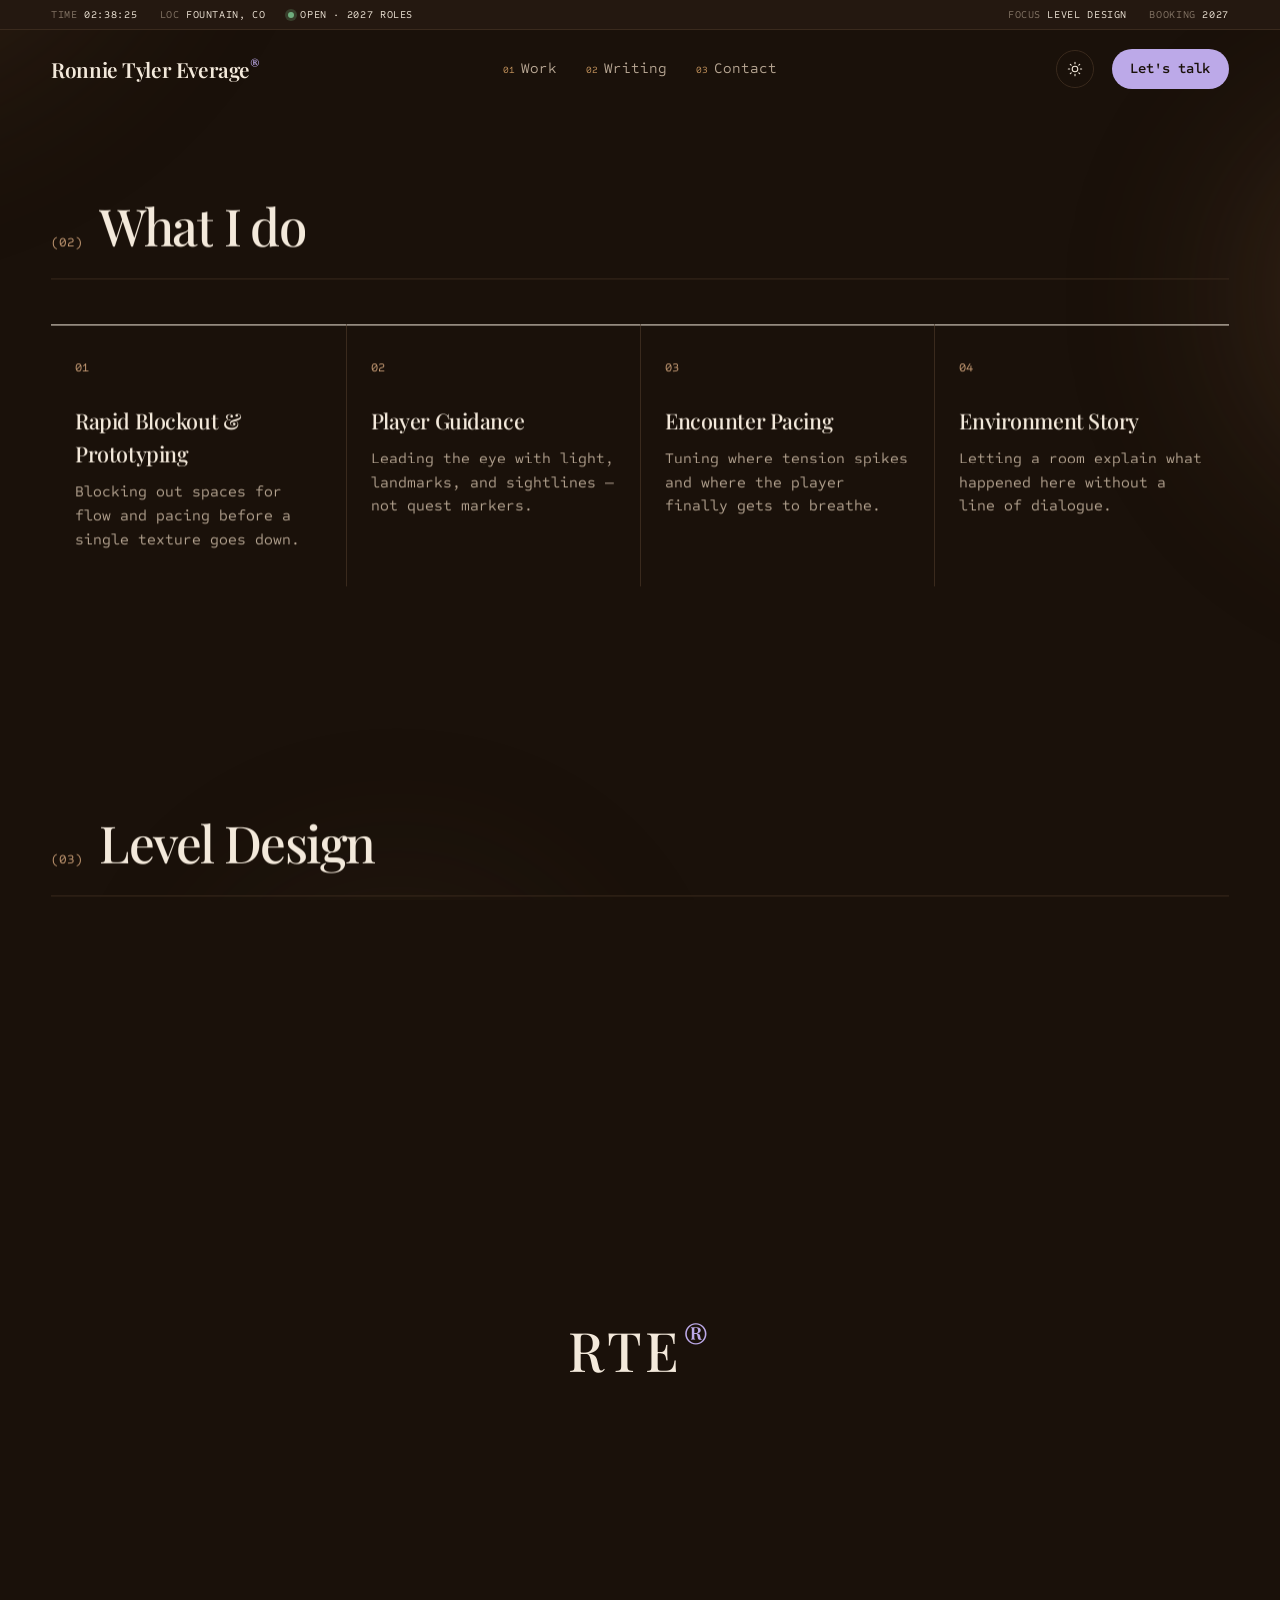
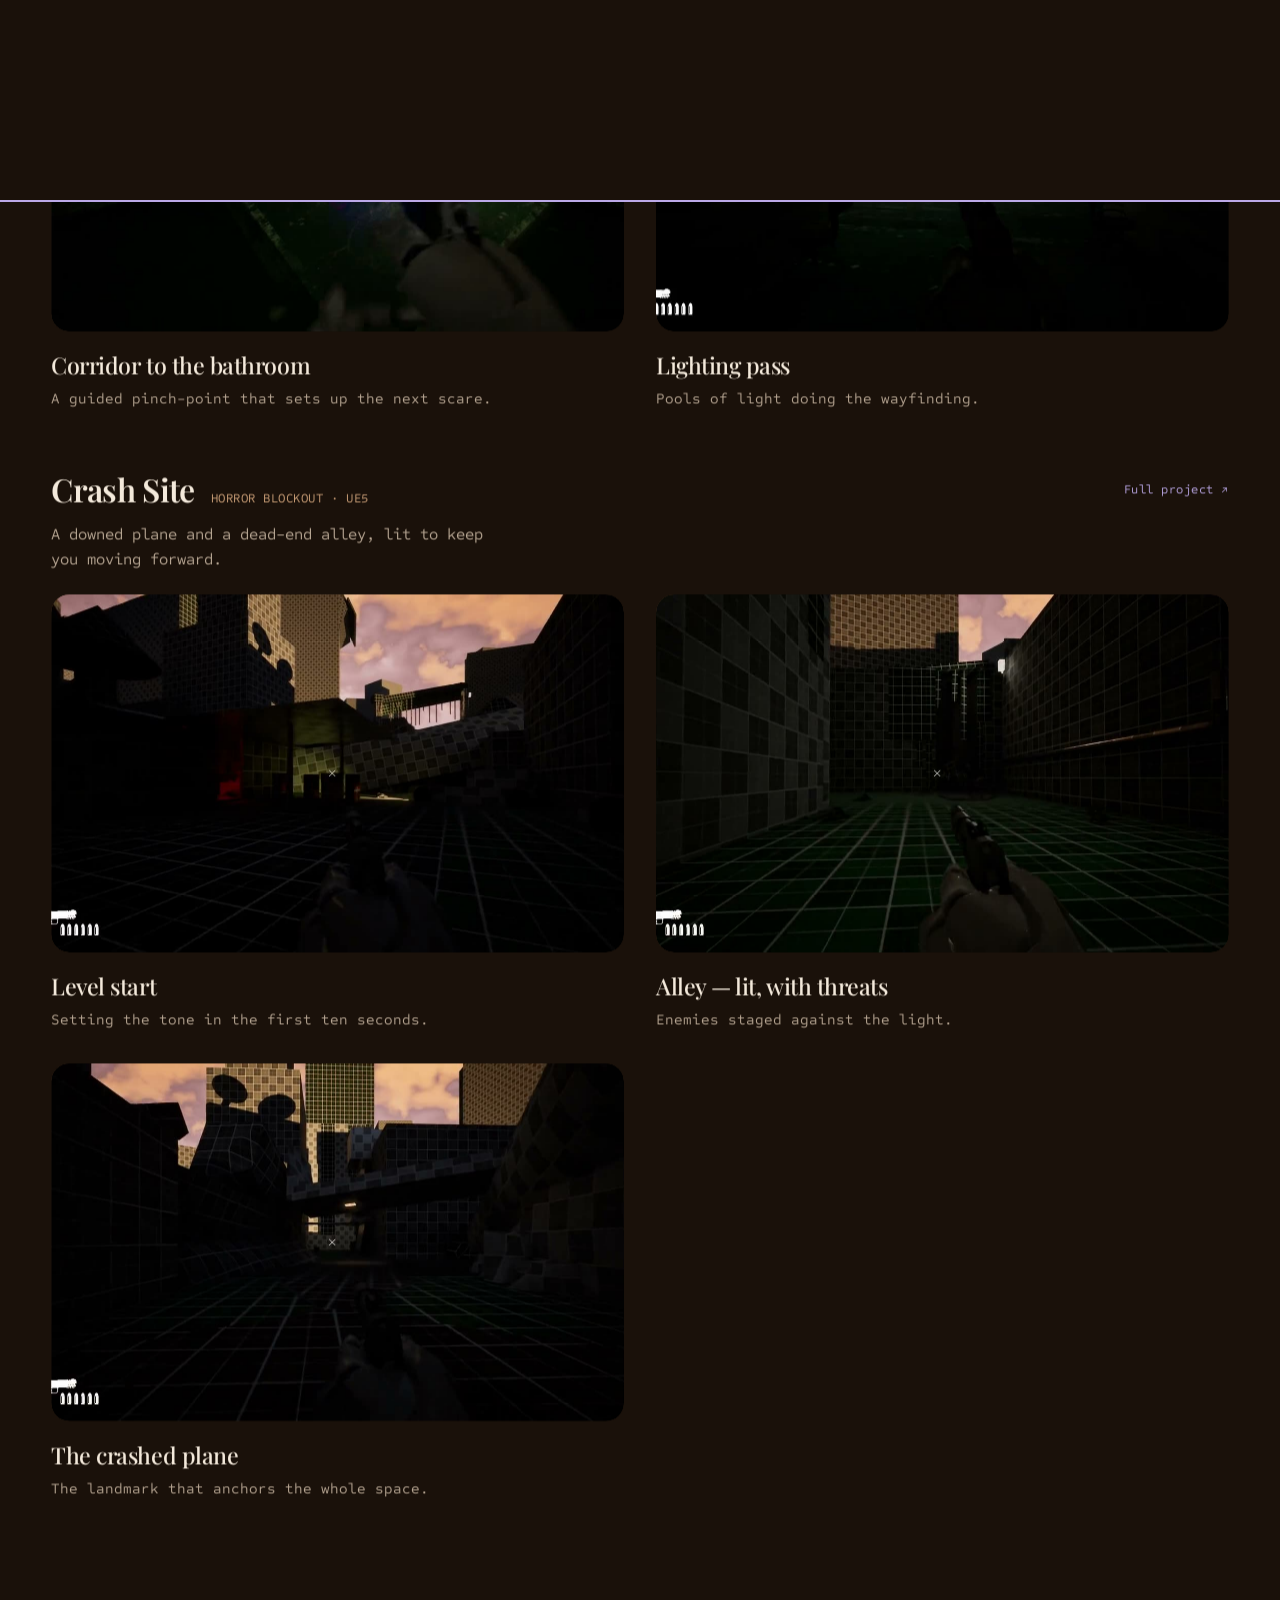
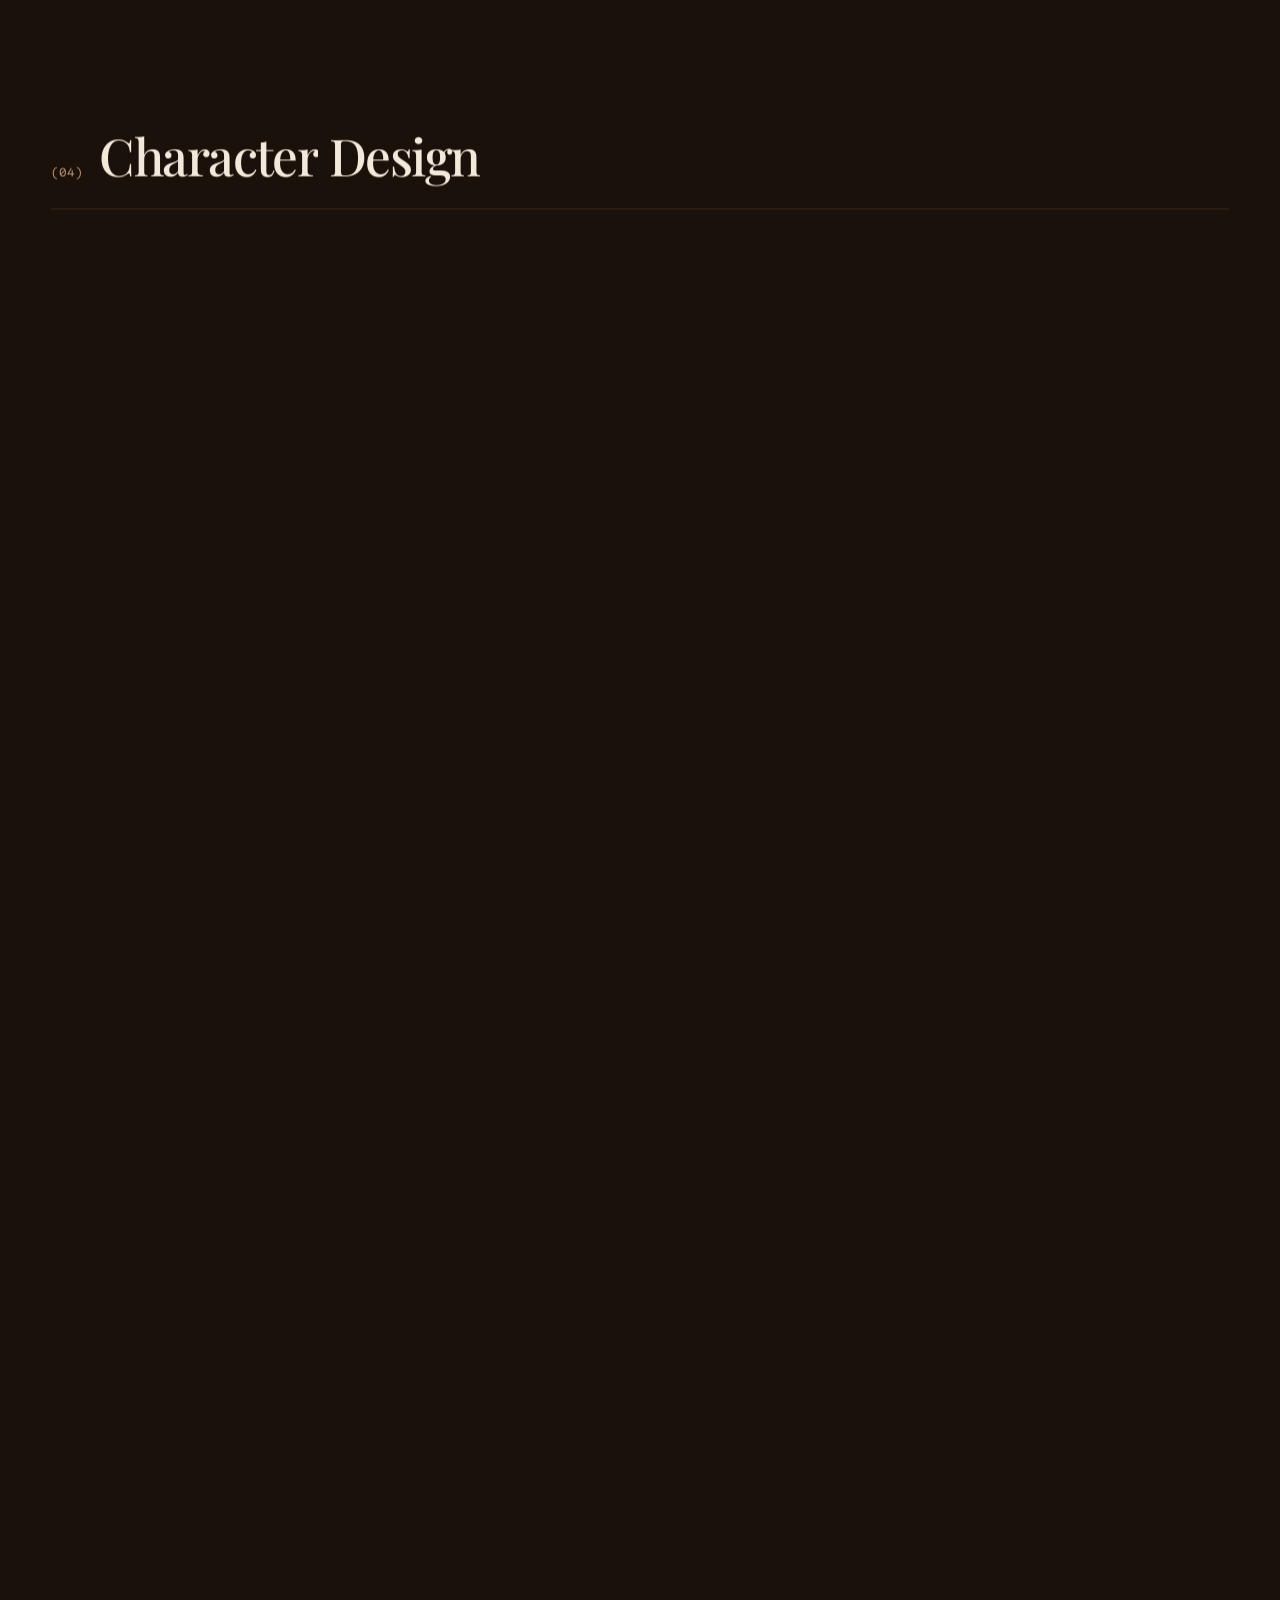
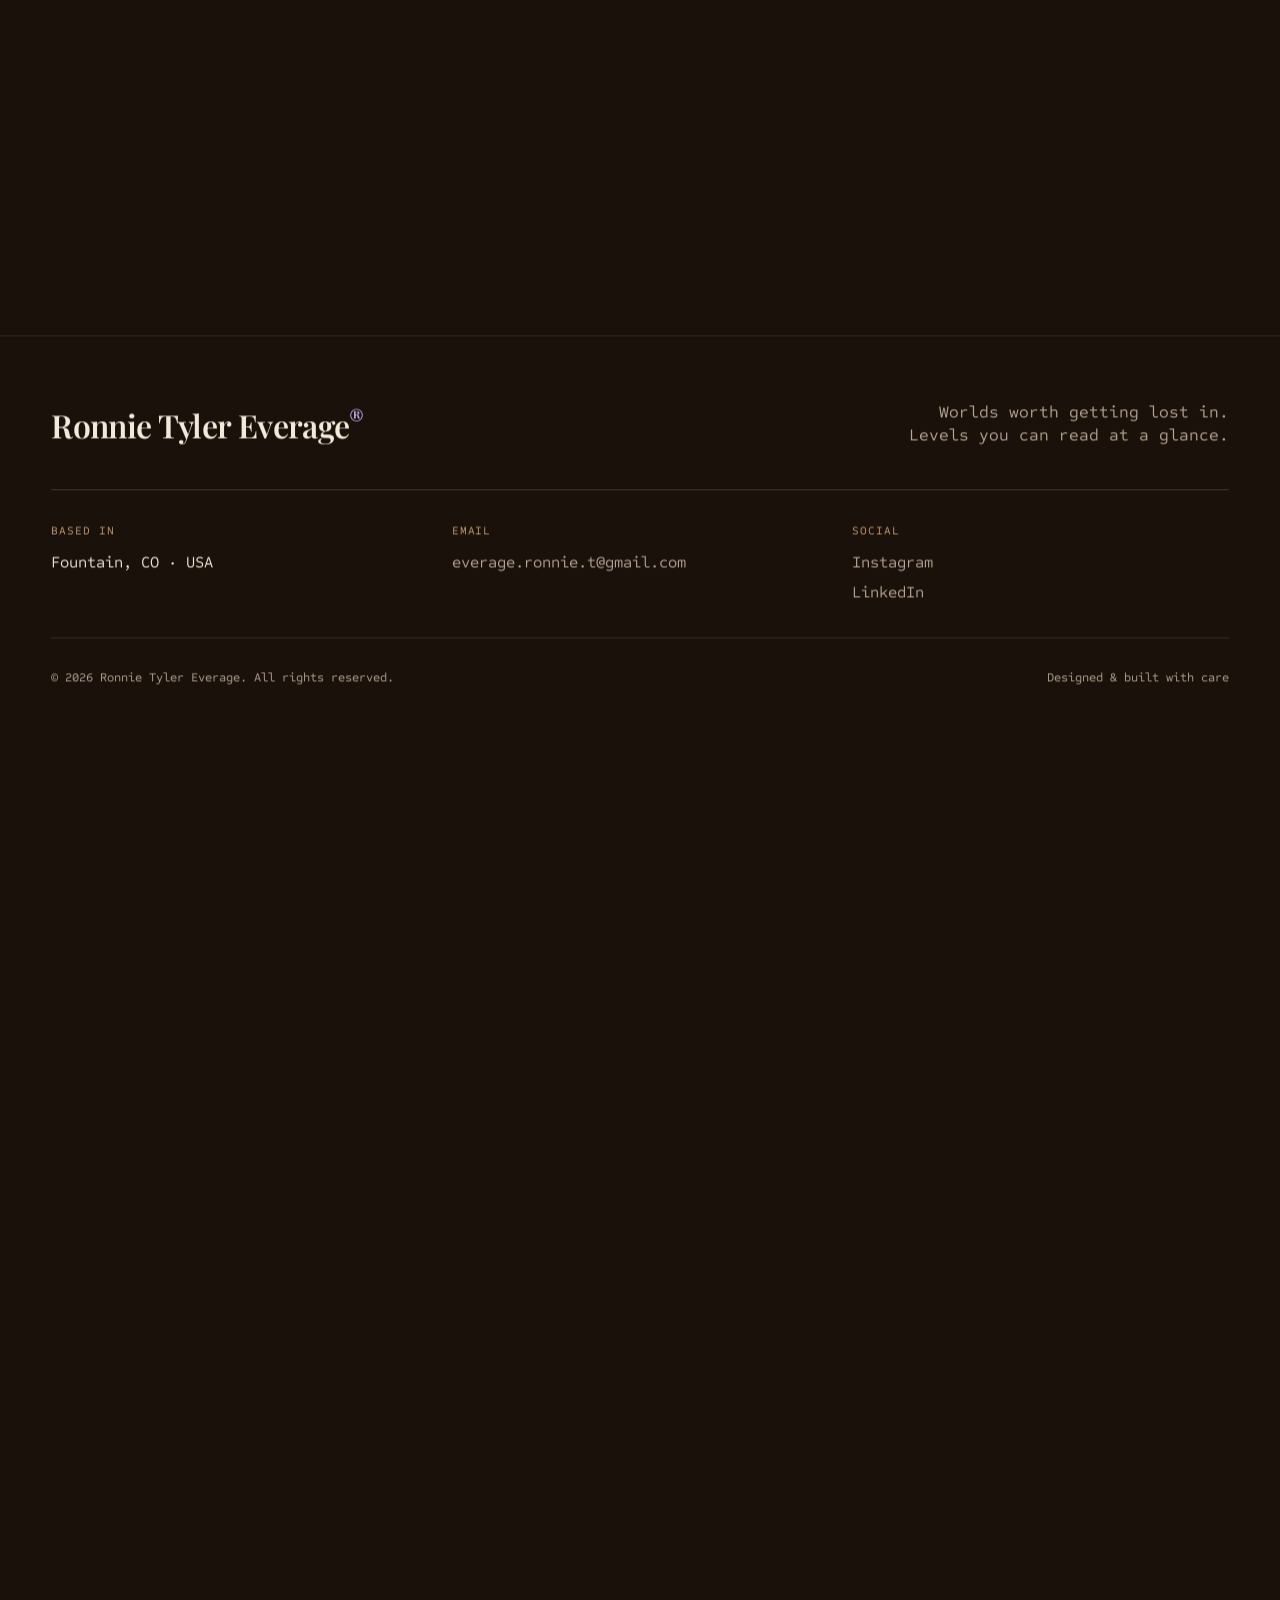
<file: index.html>
<!doctype html>
<html lang="en">
<head>
  <meta charset="utf-8" />
  <meta name="viewport" content="width=device-width, initial-scale=1" />

  <!-- EDIT ME: title + description -->
  <title>Ronnie Tyler Everage — Game Designer</title>
  <meta name="description" content="Ronnie Tyler Everage (Tyler) — an aspiring game designer. Level design work now, with character design coming next." />
  <meta name="theme-color" content="#F4ECE0" />
  <meta property="og:title" content="Ronnie Tyler Everage — Game Designer" />
  <meta property="og:description" content="Aspiring game designer. Portfolio of level design work." />
  <meta property="og:type" content="website" />

  <!-- Apply saved/system theme before paint to avoid a flash -->
  <script>
    (function () {
      try {
        var t = localStorage.getItem("theme");
        if (!t) t = "dark";
        if (t === "dark") document.documentElement.setAttribute("data-theme", "dark");
        if (sessionStorage.getItem("introSeen")) document.documentElement.classList.add("vt-nav");
      } catch (e) {}
    })();
  </script>

  <!-- Editorial serif display (Fraunces) + mono body/UI (Sometype Mono) -->
  <link rel="preconnect" href="https://fonts.googleapis.com" />
  <link rel="preconnect" href="https://fonts.gstatic.com" crossorigin />
  <link href="https://fonts.googleapis.com/css2?family=Playfair+Display:ital,wght@0,400;0,500;0,600;0,700;1,500&family=Pinyon+Script&family=Sometype+Mono:wght@400;500;600&display=swap" rel="stylesheet" />

  <link rel="stylesheet" href="css/styles.css" />
</head>
<body id="top">
  <a class="skip-link" href="#work">Skip to content</a>

  <!-- Intro loader (counter + curtain reveal). Auto-skipped for reduced-motion. -->
  <div class="loader" data-loader>
    <div class="loader__binary" aria-hidden="true">
      <span>00 1</span><span>10 1 00 01</span><span>0011010</span>
      <span>010</span><span>101 1</span><span>00 1111 10110</span>
      <span>110 00</span><span>0000</span>
    </div>
    <div class="loader__content">
      <span class="loader__brand">Ronnie Tyler Everage<span class="nav__dot">®</span></span>
      <span class="loader__meta">Game Designer</span>
    </div>
    <span class="loader__count"><span data-loader-count>0</span>%</span>
    <div class="loader__progress"><span class="loader__bar" data-loader-bar></span></div>
  </div>

  <div class="pcurtain" data-curtain aria-hidden="true"><span class="pcurtain__mark">RTE<span class="nav__dot">&reg;</span></span></div>
  <div class="cursor" aria-hidden="true"><span class="cursor__label"></span></div>

  <div class="blobs" aria-hidden="true">
    <span class="blob blob--1"></span>
    <span class="blob blob--2"></span>
    <span class="blob blob--3"></span>
  </div>

  <!-- ============ STATUS TICKER ============ -->
  <div class="ticker" aria-hidden="true">
    <span class="ticker__item"><span class="ticker__k">TIME</span><span class="ticker__v" data-clock>--:--:--</span></span>
    <span class="ticker__item ticker__hide-sm"><span class="ticker__k">LOC</span><span class="ticker__v">FOUNTAIN, CO</span></span>
    <span class="ticker__item"><span class="ticker__live"></span><span class="ticker__v">OPEN · 2027 ROLES</span></span>
    <span class="ticker__spacer"></span>
    <span class="ticker__item ticker__hide-sm"><span class="ticker__k">FOCUS</span><span class="ticker__v">LEVEL DESIGN</span></span>
    <span class="ticker__item"><span class="ticker__k">BOOKING</span><span class="ticker__v">2027</span></span>
  </div>

  <!-- ============ NAV ============ -->
  <header class="nav" data-nav>
    <a class="nav__brand" href="#top" data-magnetic><span class="nav__brand-full">Ronnie Tyler Everage</span><span class="nav__brand-short">RTE</span><span class="nav__dot">®</span></a>

    <nav class="nav__links" id="primary-nav" aria-label="Primary">
      <a href="#work" data-link><span class="nav__idx">01</span> <span data-scramble>Work</span></a>
      <a href="writing.html" data-link><span class="nav__idx">02</span> <span data-scramble>Writing</span></a>
      <a href="contact.html" data-link><span class="nav__idx">03</span> <span data-scramble>Contact</span></a>
    </nav>

    <div class="nav__right">
      <button class="theme-toggle" data-theme-toggle aria-label="Toggle light/dark theme">
        <svg class="ic-moon" viewBox="0 0 24 24" fill="none" stroke="currentColor" stroke-width="1.6" stroke-linecap="round" stroke-linejoin="round"><path d="M21 12.8A9 9 0 1 1 11.2 3a7 7 0 0 0 9.8 9.8Z"/></svg>
        <svg class="ic-sun" viewBox="0 0 24 24" fill="none" stroke="currentColor" stroke-width="1.6" stroke-linecap="round" stroke-linejoin="round"><circle cx="12" cy="12" r="4.2"/><path d="M12 2v2M12 20v2M4.9 4.9l1.4 1.4M17.7 17.7l1.4 1.4M2 12h2M20 12h2M4.9 19.1l1.4-1.4M17.7 6.3l1.4-1.4"/></svg>
      </button>
      <a class="nav__cta" href="contact.html" data-magnetic>Let's talk</a>
      <button class="nav__toggle" aria-label="Open menu" aria-expanded="false" aria-controls="primary-nav">
        <span></span><span></span>
      </button>
    </div>
  </header>

  <div class="smooth" id="smooth" data-smooth>
  <main>
    <!-- ============ HERO — statement, like ref's "Move fast. Build to last." ============ -->
    <section class="hero" id="hero">
      <div class="container">
        <p class="hero__eyebrow" data-reveal>
          <span class="hero__eyebrow-dot"></span>
          Aspiring game designer
        </p>

        <h1 class="hero__title">
          <span class="line" data-line>Design the space.</span>
          <span class="line" data-line><span class="swash">G</span>uide the <span class="accent">player</span>.</span>
        </h1>

        <div class="hero__statement" data-reveal>
          <p>
            I'm Ronnie Tyler Everage — I go by Tyler. I'm a game designer: systems,
            pacing, and the feel of a moment all pull at me, with level and character
            design the parts I love most. I like a world you can read at a glance —
            no arrows, no marker holding your hand.
          </p>
        </div>

        <div class="hero__meta">
          <a class="hero__scrollcue" href="#work" data-reveal>
            <span class="hero__scrollcue-arrow">↓</span>
            <span>Selected work</span>
          </a>
          <span class="hero__avail" data-reveal>
            <span class="hero__avail-dot"></span> Open to 2027 roles &amp; internships
          </span>
        </div>
      </div>
    </section>

    <!-- ============ SELECTED WORK — two real level projects ============ -->
    <section class="section work" id="work">
      <div class="container">
        <header class="section__head" data-reveal>
          <span class="section__index">(01)</span>
          <h2 class="section__title">Selected work</h2>
          <a class="section__all" href="#level" data-magnetic><span data-scramble>All shots</span> <span class="count" data-count="2">[02]</span></a>
        </header>

        <div class="featured">
          <!-- Project 1 — Outbreak. Hover the card to play the clip. -->
          <article class="fcard" data-reveal>
            <a class="fcard__link" href="outbreak.html" data-cursor="View">
              <div class="fcard__media fmedia--a">
                <video src="assets/outbreak-mainlab.mp4" poster="assets/outbreak-mainlab.jpg" muted loop playsinline preload="metadata"></video>
                <span class="fcard__tag">Level design · UE5</span>
                <span class="fcard__play">View project ↗</span>
              </div>
              <div class="fcard__row">
                <h3 class="fcard__title">Outbreak</h3>
                <span class="fcard__code">OBK-01</span>
              </div>
              <p class="fcard__desc">A survival-horror level: from a military outpost down into the lab where the outbreak began.</p>
            </a>
          </article>

          <!-- Project 2 — Crash Site (horror blockout). -->
          <article class="fcard" data-reveal>
            <a class="fcard__link" href="crashsite.html" data-cursor="View">
              <div class="fcard__media fmedia--c">
                <video src="assets/crashsite-start.mp4" poster="assets/crashsite-start.jpg" muted loop playsinline preload="metadata"></video>
                <span class="fcard__tag">Level design · UE5</span>
                <span class="fcard__play">View project ↗</span>
              </div>
              <div class="fcard__row">
                <h3 class="fcard__title">Crash Site</h3>
                <span class="fcard__code">CRS-01</span>
              </div>
              <p class="fcard__desc">A horror blockout — a downed plane, a dead-end alley, and light used to pull you forward.</p>
            </a>
          </article>
        </div>
      </div>
    </section>

    <!-- ============ CAPABILITIES — ref's 4-card services row ============ -->
    <section class="section capabilities" id="capabilities">
      <div class="container">
        <header class="section__head" data-reveal>
          <span class="section__index">(02)</span>
          <h2 class="section__title">What I do</h2>
        </header>

        <div class="caps">
          <article class="cap" data-reveal>
            <span class="cap__idx">01</span>
            <h3 class="cap__title">Rapid Blockout &amp; Prototyping</h3>
            <p class="cap__desc">Blocking out spaces for flow and pacing before a single texture goes down.</p>
          </article>
          <article class="cap" data-reveal>
            <span class="cap__idx">02</span>
            <h3 class="cap__title">Player Guidance</h3>
            <p class="cap__desc">Leading the eye with light, landmarks, and sightlines — not quest markers.</p>
          </article>
          <article class="cap" data-reveal>
            <span class="cap__idx">03</span>
            <h3 class="cap__title">Encounter Pacing</h3>
            <p class="cap__desc">Tuning where tension spikes and where the player finally gets to breathe.</p>
          </article>
          <article class="cap" data-reveal>
            <span class="cap__idx">04</span>
            <h3 class="cap__title">Environment Story</h3>
            <p class="cap__desc">Letting a room explain what happened here without a line of dialogue.</p>
          </article>
        </div>
      </div>
    </section>

    <!-- ============ LEVEL DESIGN — full galleries, grouped by project ============ -->
    <section class="section gallery" id="level">
      <div class="container">
        <header class="section__head" data-reveal>
          <span class="section__index">(03)</span>
          <h2 class="section__title">Level Design</h2>
        </header>

        <!-- Project: Outbreak — gif previews; full project (photos + blockouts) via the card above -->
        <div class="proj-head" data-reveal>
          <div class="proj-head__row">
            <span class="proj-head__name">Outbreak</span>
            <span class="proj-head__meta">Survival-horror · UE5</span>
            <a class="proj-head__link" href="outbreak.html" data-magnetic>Full project ↗</a>
          </div>
          <p class="proj-head__desc">A military outpost gives way to the lab beneath it — hover any clip to play, or open the full project.</p>
        </div>

        <div class="grid">
          <article class="card card--static" data-reveal>
            <div class="card__media" data-cursor="Hover"><video src="assets/outbreak-mainlab.mp4" poster="assets/outbreak-mainlab.jpg" muted loop playsinline preload="metadata"></video></div>
            <div class="card__row"><h3 class="card__title">Main lab &amp; goal</h3></div>
            <p class="card__meta">The payoff room at the end of the descent.</p>
          </article>

          <article class="card card--static" data-reveal>
            <div class="card__media" data-cursor="Hover"><video src="assets/outbreak-barracks.mp4" poster="assets/outbreak-barracks.jpg" muted loop playsinline preload="metadata"></video></div>
            <div class="card__row"><h3 class="card__title">Barracks</h3></div>
            <p class="card__meta">An early interior beat — tight cover and a change of pace.</p>
          </article>

          <article class="card card--static" data-reveal>
            <div class="card__media" data-cursor="Hover"><video src="assets/outbreak-bathroom.mp4" poster="assets/outbreak-bathroom.jpg" muted loop playsinline preload="metadata"></video></div>
            <div class="card__row"><h3 class="card__title">Corridor to the bathroom</h3></div>
            <p class="card__meta">A guided pinch-point that sets up the next scare.</p>
          </article>

          <article class="card card--static" data-reveal>
            <div class="card__media" data-cursor="Hover"><video src="assets/outbreak-lighting.mp4" poster="assets/outbreak-lighting.jpg" muted loop playsinline preload="metadata"></video></div>
            <div class="card__row"><h3 class="card__title">Lighting pass</h3></div>
            <p class="card__meta">Pools of light doing the wayfinding.</p>
          </article>
        </div>

        <!-- Project: Crash Site -->
        <div class="proj-head" data-reveal>
          <div class="proj-head__row">
            <span class="proj-head__name">Crash Site</span>
            <span class="proj-head__meta">Horror blockout · UE5</span>
            <a class="proj-head__link" href="crashsite.html" data-magnetic>Full project ↗</a>
          </div>
          <p class="proj-head__desc">A downed plane and a dead-end alley, lit to keep you moving forward.</p>
        </div>

        <div class="grid">
          <article class="card card--static" data-reveal>
            <div class="card__media" data-cursor="Hover"><video src="assets/crashsite-start.mp4" poster="assets/crashsite-start.jpg" muted loop playsinline preload="metadata"></video></div>
            <div class="card__row"><h3 class="card__title">Level start</h3></div>
            <p class="card__meta">Setting the tone in the first ten seconds.</p>
          </article>

          <article class="card card--static" data-reveal>
            <div class="card__media" data-cursor="Hover"><video src="assets/crashsite-zombies.mp4" poster="assets/crashsite-zombies.jpg" muted loop playsinline preload="metadata"></video></div>
            <div class="card__row"><h3 class="card__title">Alley — lit, with threats</h3></div>
            <p class="card__meta">Enemies staged against the light.</p>
          </article>

          <article class="card card--static" data-reveal>
            <div class="card__media" data-cursor="Hover"><video src="assets/crashsite-plane.mp4" poster="assets/crashsite-plane.jpg" muted loop playsinline preload="metadata"></video></div>
            <div class="card__row"><h3 class="card__title">The crashed plane</h3></div>
            <p class="card__meta">The landmark that anchors the whole space.</p>
          </article>
        </div>
      </div>
    </section>

    <!-- ============ CHARACTER DESIGN — coming soon ============ -->
    <section class="section gallery" id="character">
      <div class="container">
        <header class="section__head" data-reveal>
          <span class="section__index">(04)</span>
          <h2 class="section__title">Character Design</h2>
        </header>

        <div class="coming-soon" data-reveal>
          <p class="coming-soon__k">Work coming soon</p>
          <p class="coming-soon__title">Character design is next.</p>
          <p class="coming-soon__sub">
            Right now the portfolio is all level design. Silhouettes, turnarounds,
            and personality studies are in progress — check back soon.
          </p>
        </div>
      </div>
    </section>

    <!-- ============ ABOUT — short confident statement ============ -->
    <section class="section about" id="about">
      <div class="container">
        <header class="section__head" data-reveal>
          <span class="section__index">(05)</span>
          <h2 class="section__title">About</h2>
        </header>
        <div class="about__grid">
          <p class="about__statement" data-reveal>
            I'm a <span class="accent">game designer</span> at heart — systems, pacing,
            and mechanics all pull at me, but level and character design are where I
            love to dig in most. I block it out, play it, and tighten it until a world
            can be read without a single arrow.
          </p>
          <aside class="about__side" data-reveal>
            <div class="about__block">
              <span class="about__label">Focus</span>
              <p>Level design · Blockout · Lighting &amp; wayfinding · Environment story</p>
            </div>
            <div class="about__block">
              <span class="about__label">Tools</span>
              <p>Unreal Engine 5 · Figma · Photoshop · Lightroom</p>
            </div>
            <div class="about__block">
              <span class="about__label">Status</span>
              <p>Open to 2027 roles &amp; internships</p>
            </div>
          </aside>
        </div>
      </div>
    </section>

    <!-- ============ CONTACT — ref's "Get in touch. And let's get to work." ============ -->
    <section class="section contact" id="contact">
      <div class="container">
        <div class="contact__grid">
          <div class="contact__intro" data-reveal>
            <h2 class="contact__title">Get in touch.<br />Let's build something.</h2>
            <p class="contact__body">
              Have a project, an internship, or just want to talk levels and worlds?
              I'd love to hear about it — I usually reply within a couple of days.
            </p>
          </div>

          <div class="contact__card" data-reveal>
            <span class="contact__card-label">Reach me</span>
            <p class="contact__name">Ronnie Tyler Everage</p>
            <p class="contact__role">Game Designer</p>
            <button class="contact__email" data-copy="everage.ronnie.t@gmail.com">
              <span class="contact__email-value">everage.ronnie.t@gmail.com</span>
              <span class="contact__email-hint">Click to copy</span>
            </button>
            <ul class="contact__links">
              <li><a href="https://www.linkedin.com/in/ronnieeverage" target="_blank" rel="noopener" data-magnetic>LinkedIn ↗</a></li>
              <li><a href="https://www.instagram.com/tylereverage2022" target="_blank" rel="noopener" data-magnetic>Instagram ↗</a></li>
            </ul>
          </div>
        </div>
      </div>
    </section>
  </main>

  <!-- ============ FOOTER — ref-style: location, email, socials, © ============ -->
  <footer class="footer">
    <div class="container">
      <div class="footer__top">
        <a class="footer__brand" href="#top">Ronnie Tyler Everage<span class="nav__dot">®</span></a>
        <p class="footer__tag">Worlds worth getting lost in.<br />Levels you can read at a glance.</p>
      </div>

      <div class="footer__cols">
        <div class="footer__col">
          <span class="footer__label">Based in</span>
          <p>Fountain, CO · USA</p>
        </div>
        <div class="footer__col">
          <span class="footer__label">Email</span>
          <p><a href="mailto:everage.ronnie.t@gmail.com" data-magnetic>everage.ronnie.t@gmail.com</a></p>
        </div>
        <div class="footer__col">
          <span class="footer__label">Social</span>
          <ul>
            <li><a href="https://www.instagram.com/tylereverage2022" target="_blank" rel="noopener" data-magnetic>Instagram</a></li>
            <li><a href="https://www.linkedin.com/in/ronnieeverage" target="_blank" rel="noopener" data-magnetic>LinkedIn</a></li>
          </ul>
        </div>
      </div>

      <div class="footer__bottom">
        <span>© <span data-year>2026</span> Ronnie Tyler Everage. All rights reserved.</span>
        <span class="footer__built">Designed &amp; built with care</span>
      </div>
    </div>
  </footer>
  </div><!-- /.smooth -->

  <script src="js/main.js" defer></script>
</body>
</html>
</file>
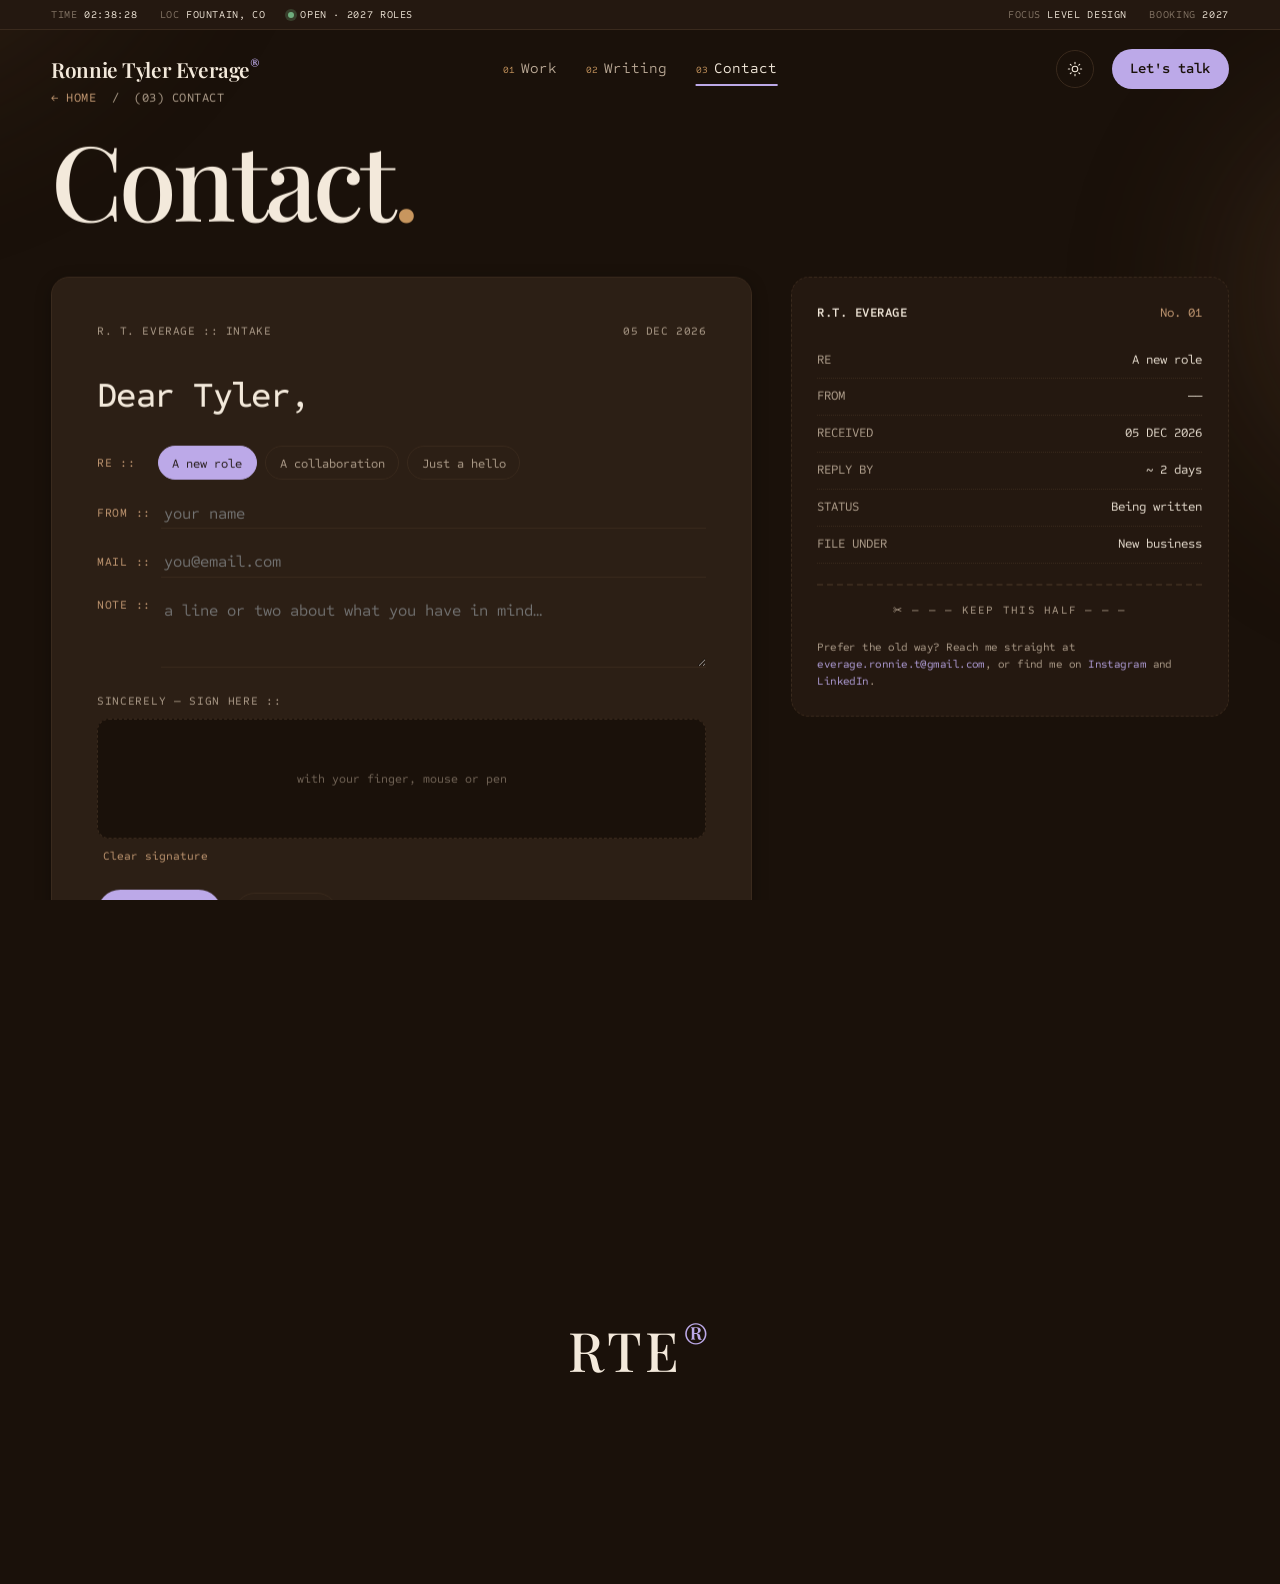
<file: contact.html>
<!doctype html>
<html lang="en">
<head>
  <meta charset="utf-8" />
  <meta name="viewport" content="width=device-width, initial-scale=1" />
  <title>Contact — Ronnie Tyler Everage</title>
  <meta name="description" content="Contact Tyler — write a quick letter about a role, a collaboration, or just to say hello." />
  <meta name="theme-color" content="#F4ECE0" />

  <script>
    (function () {
      try {
        var t = localStorage.getItem("theme");
        if (!t) t = "dark";
        if (t === "dark") document.documentElement.setAttribute("data-theme", "dark");
        if (sessionStorage.getItem("introSeen")) document.documentElement.classList.add("vt-nav");
      } catch (e) {}
    })();
  </script>

  <link rel="preconnect" href="https://fonts.googleapis.com" />
  <link rel="preconnect" href="https://fonts.gstatic.com" crossorigin />
  <link href="https://fonts.googleapis.com/css2?family=Playfair+Display:ital,wght@0,400;0,500;0,600;0,700;1,500&family=Pinyon+Script&family=Sometype+Mono:wght@400;500;600&display=swap" rel="stylesheet" />
  <link rel="stylesheet" href="css/styles.css" />
</head>
<body id="top">
  <a class="skip-link" href="#main">Skip to content</a>

  <div class="pcurtain" data-curtain aria-hidden="true"><span class="pcurtain__mark">RTE<span class="nav__dot">&reg;</span></span></div>
  <div class="cursor" aria-hidden="true"><span class="cursor__label"></span></div>
  <div class="blobs" aria-hidden="true">
    <span class="blob blob--1"></span><span class="blob blob--2"></span><span class="blob blob--3"></span>
  </div>

  <div class="ticker" aria-hidden="true">
    <span class="ticker__item"><span class="ticker__k">TIME</span><span class="ticker__v" data-clock>--:--:--</span></span>
    <span class="ticker__item ticker__hide-sm"><span class="ticker__k">LOC</span><span class="ticker__v">FOUNTAIN, CO</span></span>
    <span class="ticker__item"><span class="ticker__live"></span><span class="ticker__v">OPEN · 2027 ROLES</span></span>
    <span class="ticker__spacer"></span>
    <span class="ticker__item ticker__hide-sm"><span class="ticker__k">FOCUS</span><span class="ticker__v">LEVEL DESIGN</span></span>
    <span class="ticker__item"><span class="ticker__k">BOOKING</span><span class="ticker__v">2027</span></span>
  </div>

  <header class="nav" data-nav>
    <a class="nav__brand" href="index.html" data-magnetic><span class="nav__brand-full">Ronnie Tyler Everage</span><span class="nav__brand-short">RTE</span><span class="nav__dot">®</span></a>
    <nav class="nav__links" id="primary-nav" aria-label="Primary">
      <a href="index.html#work" data-link><span class="nav__idx">01</span> <span data-scramble>Work</span></a>
      <a href="writing.html" data-link><span class="nav__idx">02</span> <span data-scramble>Writing</span></a>
      <a href="contact.html" class="is-active" aria-current="page" data-link><span class="nav__idx">03</span> <span data-scramble>Contact</span></a>
    </nav>
    <div class="nav__right">
      <button class="theme-toggle" data-theme-toggle aria-label="Toggle light/dark theme">
        <svg class="ic-moon" viewBox="0 0 24 24" fill="none" stroke="currentColor" stroke-width="1.6" stroke-linecap="round" stroke-linejoin="round"><path d="M21 12.8A9 9 0 1 1 11.2 3a7 7 0 0 0 9.8 9.8Z"/></svg>
        <svg class="ic-sun" viewBox="0 0 24 24" fill="none" stroke="currentColor" stroke-width="1.6" stroke-linecap="round" stroke-linejoin="round"><circle cx="12" cy="12" r="4.2"/><path d="M12 2v2M12 20v2M4.9 4.9l1.4 1.4M17.7 17.7l1.4 1.4M2 12h2M20 12h2M4.9 19.1l1.4-1.4M17.7 6.3l1.4-1.4"/></svg>
      </button>
      <a class="nav__cta" href="#main" data-magnetic>Let's talk</a>
      <button class="nav__toggle" aria-label="Open menu" aria-expanded="false" aria-controls="primary-nav"><span></span><span></span></button>
    </div>
  </header>

  <div class="smooth" id="smooth" data-smooth>
  <main class="page" id="main">
    <div class="container">
      <header class="page__head">
        <p class="page__eyebrow" data-reveal><a class="page__back" href="index.html">← Home</a> &nbsp;/&nbsp; (03) Contact</p>
        <h1 class="page-title" data-reveal>Contact<span class="tt">.</span></h1>
      </header>

      <div class="letter-grid">
        <!-- The letter -->
        <form class="letter" data-letter data-reveal>
          <div class="letter__meta">
            <span>R. T. EVERAGE :: INTAKE</span>
            <span data-date>— — —</span>
          </div>

          <p class="letter__salut">Dear Tyler,</p>

          <div class="lrow">
            <span class="lrow__k">Re ::</span>
            <div class="chips" data-chips>
              <button type="button" class="chip is-on" data-subject="A new role">A new role</button>
              <button type="button" class="chip" data-subject="A collaboration">A collaboration</button>
              <button type="button" class="chip" data-subject="Just a hello">Just a hello</button>
            </div>
          </div>

          <div class="lrow">
            <span class="lrow__k">From ::</span>
            <input class="linput" type="text" data-name placeholder="your name" autocomplete="name" />
          </div>

          <div class="lrow">
            <span class="lrow__k">Mail ::</span>
            <input class="linput" type="email" data-from-email placeholder="you@email.com" autocomplete="email" />
          </div>

          <div class="lrow" style="align-items: flex-start">
            <span class="lrow__k">Note ::</span>
            <textarea class="linput" data-note rows="3" placeholder="a line or two about what you have in mind…" style="resize: vertical; min-height: 4.5rem"></textarea>
          </div>

          <div class="sign">
            <span class="sign__label">Sincerely — sign here ::</span>
            <div class="sign__pad" data-sign>
              <span class="sign__hint">with your finger, mouse or pen</span>
              <canvas></canvas>
            </div>
            <button type="button" class="sign__clear" data-sign-clear>Clear signature</button>
          </div>

          <div class="letter__actions">
            <button type="button" class="btn btn--solid" data-send data-email="everage.ronnie.t@gmail.com" data-magnetic>Send it ↗</button>
            <button type="button" class="btn btn--ghost" data-copy="everage.ronnie.t@gmail.com" data-magnetic>
              <span class="contact__email-hint" style="font-family:var(--font-mono)">Copy email</span>
            </button>
            <span class="letter__note">One reply · no newsletter</span>
          </div>
        </form>

        <!-- The receipt stub -->
        <aside class="receipt" data-reveal>
          <div class="receipt__head">
            <span class="receipt__brand">R.T. EVERAGE</span>
            <span class="receipt__no">No. 01</span>
          </div>
          <div class="receipt__row"><span>Re</span><span data-r-subject>A new role</span></div>
          <div class="receipt__row"><span>From</span><span data-r-from>——</span></div>
          <div class="receipt__row"><span>Received</span><span data-r-date>——</span></div>
          <div class="receipt__row"><span>Reply by</span><span>~ 2 days</span></div>
          <div class="receipt__row"><span>Status</span><span data-r-status>Being written</span></div>
          <div class="receipt__row"><span>File under</span><span>New business</span></div>
          <div class="receipt__tear">✂ — — — Keep this half — — —</div>

          <p class="letter__note" style="display:block; margin-top:1.3rem; text-transform:none; line-height:1.5">
            Prefer the old way? Reach me straight at
            <a class="accent" href="mailto:everage.ronnie.t@gmail.com">everage.ronnie.t@gmail.com</a>,
            or find me on
            <a class="accent" href="https://www.instagram.com/tylereverage2022" target="_blank" rel="noopener">Instagram</a> and <a class="accent" href="https://www.linkedin.com/in/ronnieeverage" target="_blank" rel="noopener">LinkedIn</a>.
          </p>
        </aside>
      </div>
    </div>
  </main>

  <footer class="footer">
    <div class="container">
      <div class="footer__top">
        <a class="footer__brand" href="index.html">Ronnie Tyler Everage<span class="nav__dot">®</span></a>
        <p class="footer__tag">Worlds worth getting lost in.<br />Levels you can read at a glance.</p>
      </div>
      <div class="footer__cols">
        <div class="footer__col"><span class="footer__label">Based in</span><p>Fountain, CO · USA</p></div>
        <div class="footer__col"><span class="footer__label">Email</span><p><a href="mailto:everage.ronnie.t@gmail.com" data-magnetic>everage.ronnie.t@gmail.com</a></p></div>
        <div class="footer__col"><span class="footer__label">Social</span>
          <ul>
            <li><a href="https://www.instagram.com/tylereverage2022" target="_blank" rel="noopener" data-magnetic>Instagram</a></li>
            <li><a href="https://www.linkedin.com/in/ronnieeverage" target="_blank" rel="noopener" data-magnetic>LinkedIn</a></li>
          </ul>
        </div>
      </div>
      <div class="footer__bottom">
        <span>© <span data-year>2026</span> Ronnie Tyler Everage. All rights reserved.</span>
        <span class="footer__built">Designed &amp; built with care</span>
      </div>
    </div>
  </footer>
  </div><!-- /.smooth -->

  <div class="toast" data-toast></div>
  <script src="js/main.js" defer></script>
</body>
</html>
</file>
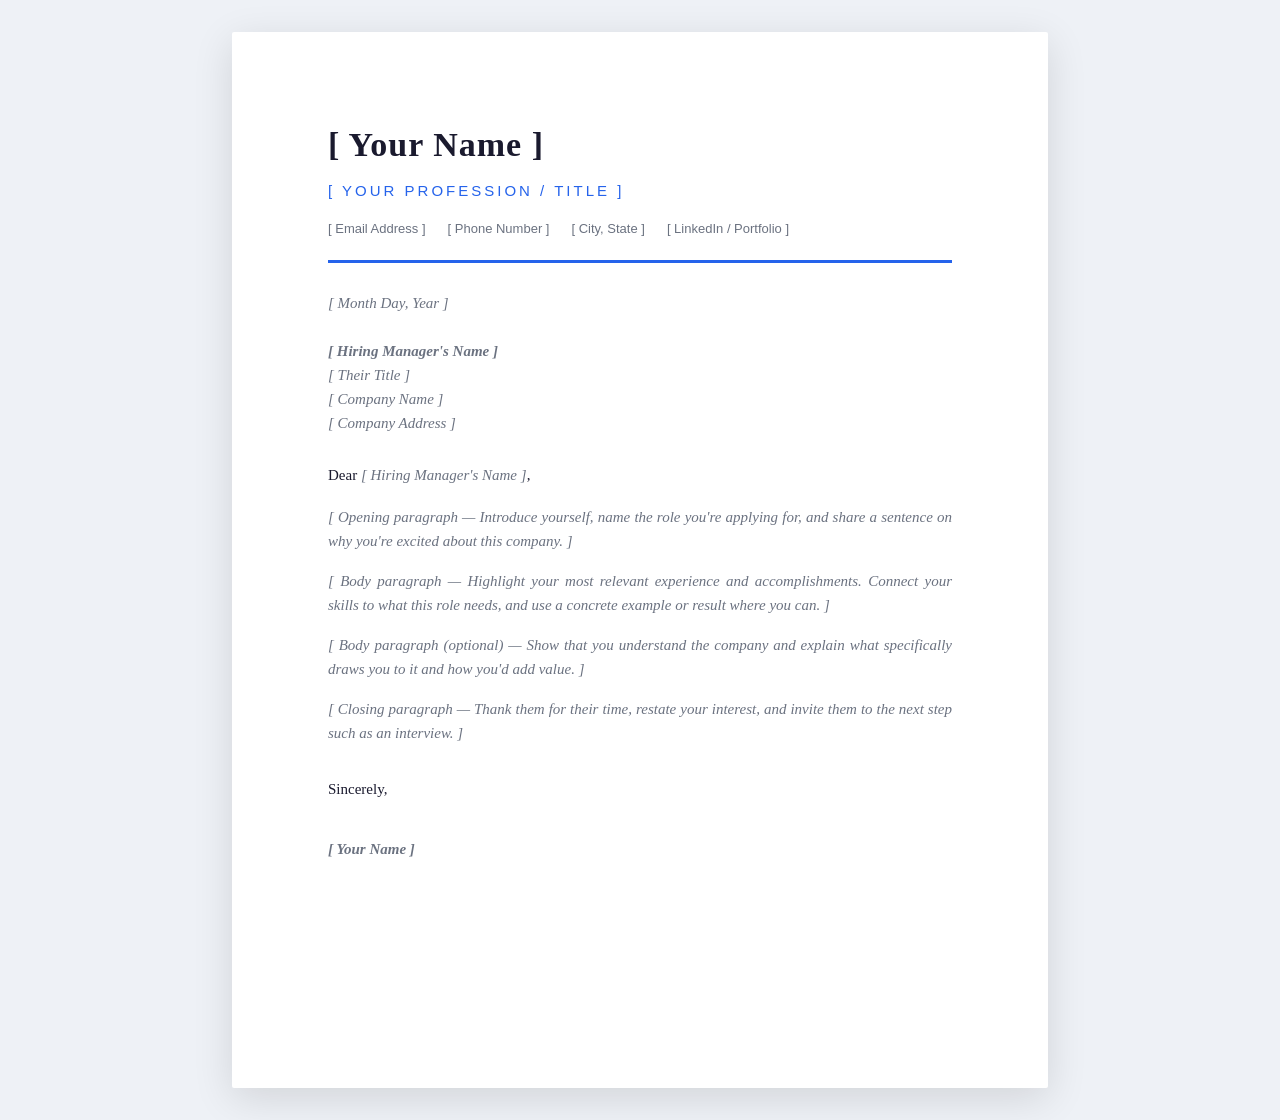
<file: cover-letter.html>
<!DOCTYPE html>
<html lang="en">
<head>
  <meta charset="UTF-8" />
  <meta name="viewport" content="width=device-width, initial-scale=1.0" />
  <title>Cover Letter</title>
  <style>
    :root {
      --ink: #1a1a2e;
      --muted: #6b7280;
      --accent: #2563eb;
      --line: #e5e7eb;
      --paper: #ffffff;
      --bg: #eef1f6;
    }

    * { box-sizing: border-box; }

    html, body {
      margin: 0;
      padding: 0;
      background: var(--bg);
      color: var(--ink);
      font-family: "Georgia", "Times New Roman", serif;
      line-height: 1.6;
    }

    .page {
      max-width: 8.5in;
      min-height: 11in;
      margin: 32px auto;
      background: var(--paper);
      padding: 0.9in 1in;
      box-shadow: 0 10px 40px rgba(0, 0, 0, 0.12);
      border-radius: 2px;
    }

    /* ---------- Header ---------- */
    header {
      border-bottom: 3px solid var(--accent);
      padding-bottom: 20px;
      margin-bottom: 8px;
    }

    .name {
      font-size: 34px;
      font-weight: 700;
      letter-spacing: 1px;
      margin: 0;
      color: var(--ink);
    }

    .title {
      font-size: 15px;
      letter-spacing: 3px;
      text-transform: uppercase;
      color: var(--accent);
      margin: 6px 0 0;
      font-family: "Helvetica Neue", Arial, sans-serif;
    }

    .contact {
      display: flex;
      flex-wrap: wrap;
      gap: 6px 22px;
      margin-top: 16px;
      font-family: "Helvetica Neue", Arial, sans-serif;
      font-size: 13px;
      color: var(--muted);
    }

    .contact span { white-space: nowrap; }

    /* ---------- Meta (date + recipient) ---------- */
    .date {
      margin: 28px 0 24px;
      font-size: 15px;
      color: var(--muted);
    }

    .recipient {
      margin-bottom: 28px;
      font-size: 15px;
    }

    .recipient .strong { font-weight: 700; }

    /* ---------- Body ---------- */
    .greeting {
      margin-bottom: 18px;
      font-size: 15px;
    }

    .body p {
      margin: 0 0 16px;
      font-size: 15px;
      text-align: justify;
    }

    /* ---------- Sign-off ---------- */
    .signoff {
      margin-top: 32px;
      font-size: 15px;
    }

    .signoff .sign-name {
      font-weight: 700;
      margin-top: 36px;
    }

    /* ---------- Blank-field styling ---------- */
    .blank {
      color: var(--muted);
      font-style: italic;
    }

    /* ---------- Print ---------- */
    @media print {
      html, body { background: #fff; }
      .page {
        margin: 0;
        box-shadow: none;
        border-radius: 0;
        max-width: none;
        min-height: auto;
        padding: 0.75in;
      }
      @page { margin: 0; }
    }

    @media (max-width: 700px) {
      .page { padding: 0.6in; margin: 16px; }
      .name { font-size: 26px; }
    }
  </style>
</head>
<body>
  <main class="page">
    <header>
      <h1 class="name">[ Your Name ]</h1>
      <p class="title">[ Your Profession / Title ]</p>
      <div class="contact">
        <span>[ Email Address ]</span>
        <span>[ Phone Number ]</span>
        <span>[ City, State ]</span>
        <span>[ LinkedIn / Portfolio ]</span>
      </div>
    </header>

    <p class="date blank">[ Month Day, Year ]</p>

    <div class="recipient">
      <div class="strong blank">[ Hiring Manager's Name ]</div>
      <div class="blank">[ Their Title ]</div>
      <div class="blank">[ Company Name ]</div>
      <div class="blank">[ Company Address ]</div>
    </div>

    <p class="greeting">Dear <span class="blank">[ Hiring Manager's Name ]</span>,</p>

    <div class="body">
      <p class="blank">
        [ Opening paragraph — Introduce yourself, name the role you're applying
        for, and share a sentence on why you're excited about this company. ]
      </p>
      <p class="blank">
        [ Body paragraph — Highlight your most relevant experience and
        accomplishments. Connect your skills to what this role needs, and use a
        concrete example or result where you can. ]
      </p>
      <p class="blank">
        [ Body paragraph (optional) — Show that you understand the company and
        explain what specifically draws you to it and how you'd add value. ]
      </p>
      <p class="blank">
        [ Closing paragraph — Thank them for their time, restate your interest,
        and invite them to the next step such as an interview. ]
      </p>
    </div>

    <div class="signoff">
      <div>Sincerely,</div>
      <div class="sign-name blank">[ Your Name ]</div>
    </div>
  </main>
</body>
</html>
</file>
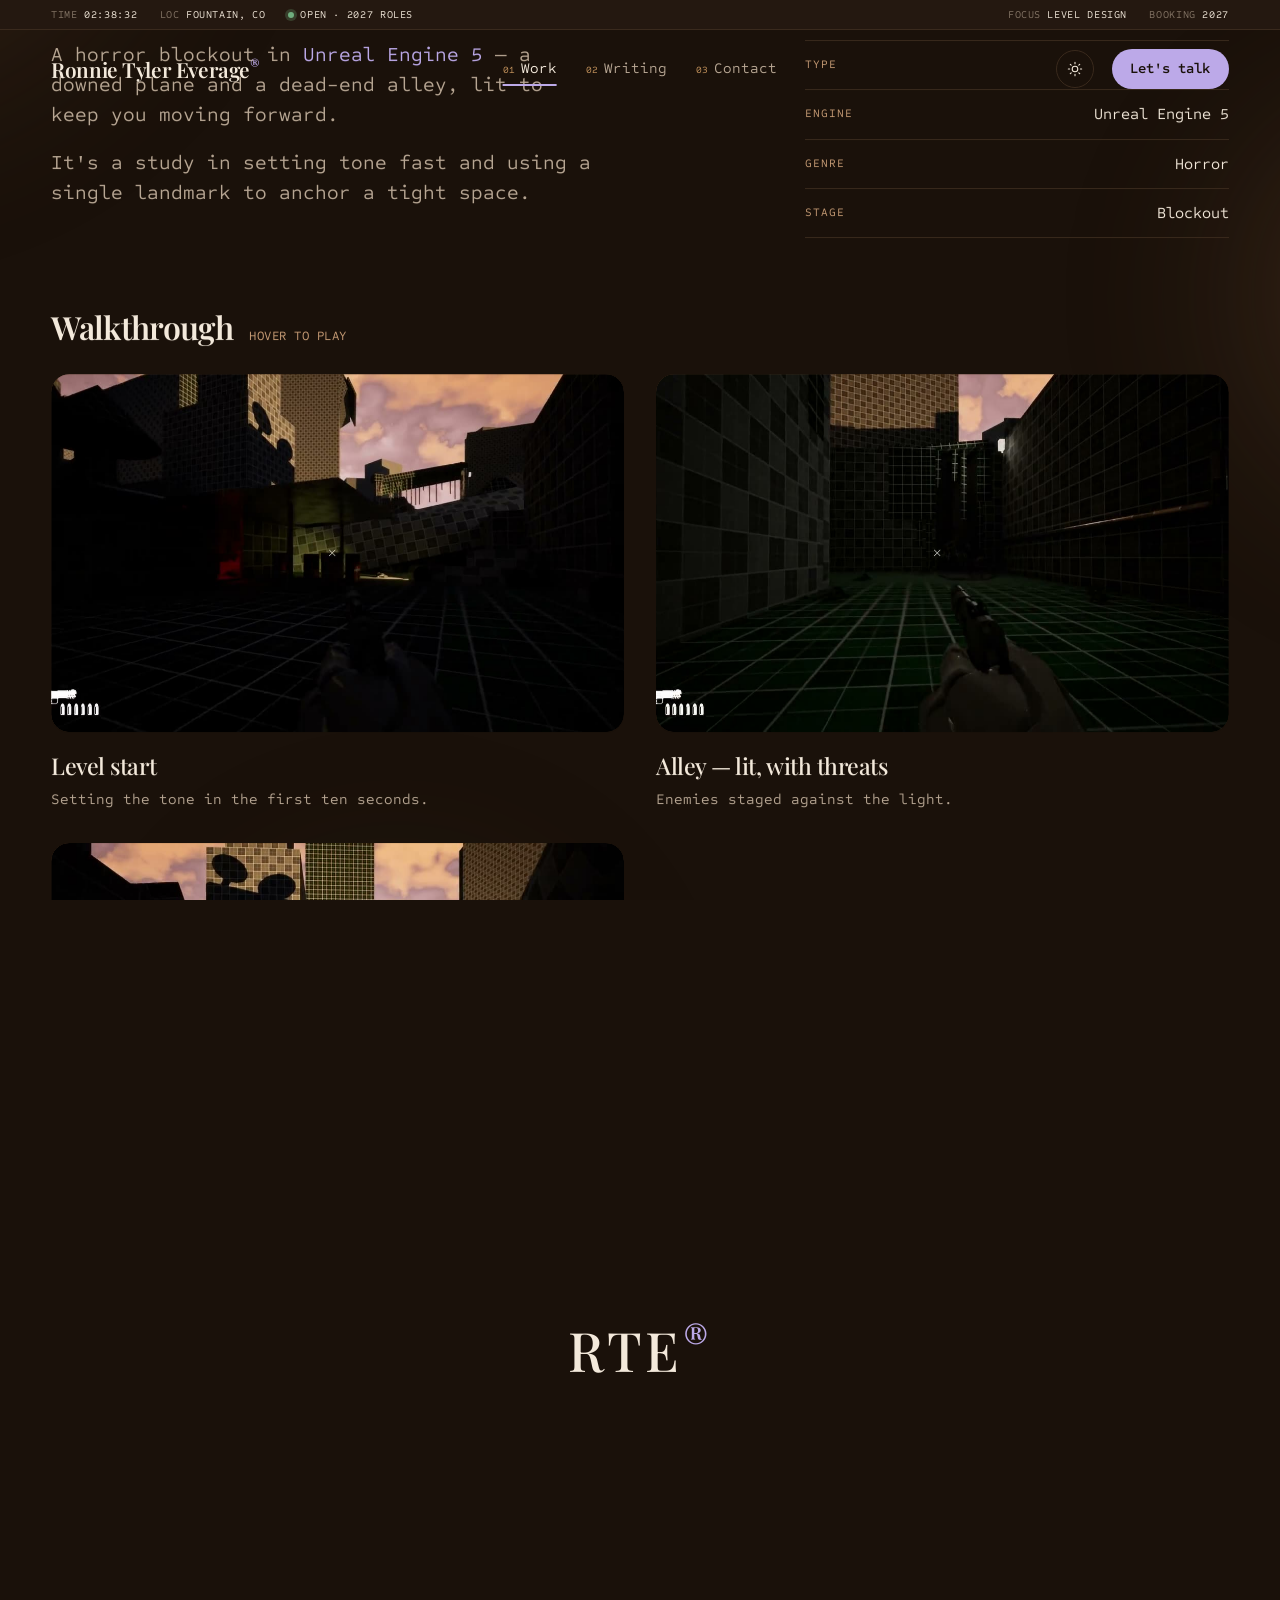
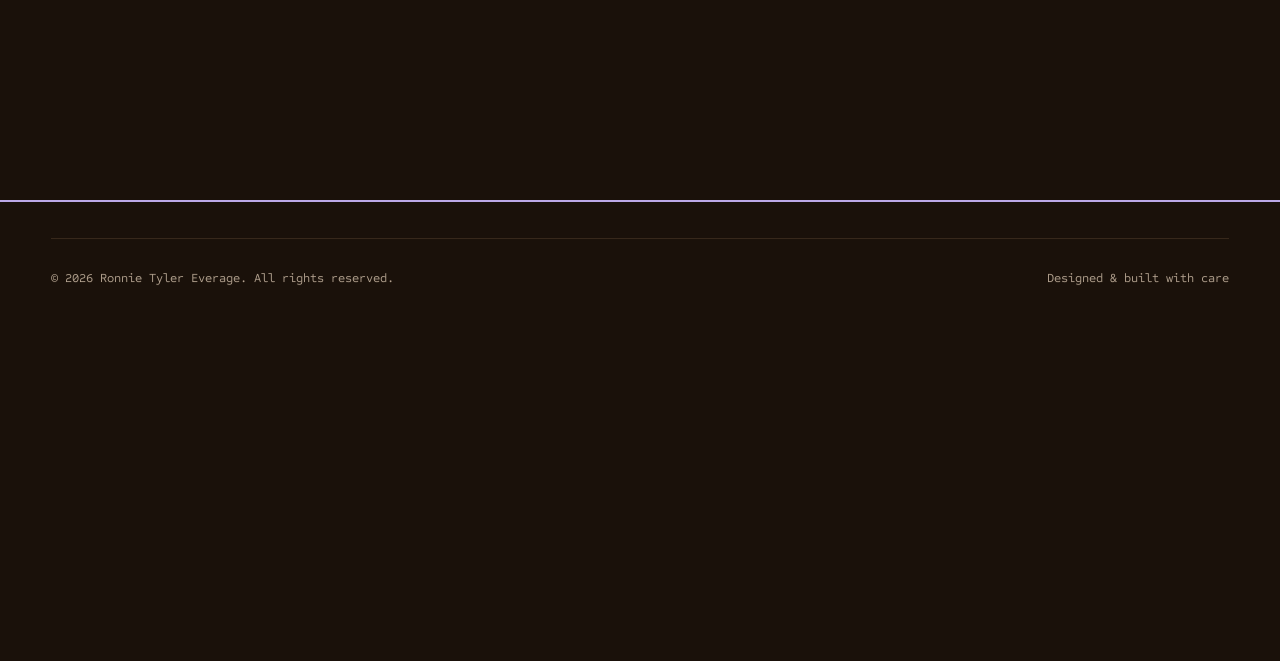
<file: crashsite.html>
<!doctype html>
<html lang="en">
<head>
  <meta charset="utf-8" />
  <meta name="viewport" content="width=device-width, initial-scale=1" />
  <title>Crash Site — Ronnie Tyler Everage</title>
  <meta name="description" content="Crash Site — a horror blockout in Unreal Engine 5: a downed plane and a dead-end alley, lit to keep you moving forward." />
  <meta name="theme-color" content="#F4ECE0" />

  <script>
    (function () {
      try {
        var t = localStorage.getItem("theme");
        if (!t) t = "dark";
        if (t === "dark") document.documentElement.setAttribute("data-theme", "dark");
        if (sessionStorage.getItem("introSeen")) document.documentElement.classList.add("vt-nav");
      } catch (e) {}
    })();
  </script>

  <link rel="preconnect" href="https://fonts.googleapis.com" />
  <link rel="preconnect" href="https://fonts.gstatic.com" crossorigin />
  <link href="https://fonts.googleapis.com/css2?family=Playfair+Display:ital,wght@0,400;0,500;0,600;0,700;1,500&family=Pinyon+Script&family=Sometype+Mono:wght@400;500;600&display=swap" rel="stylesheet" />
  <link rel="stylesheet" href="css/styles.css" />
</head>
<body id="top">
  <a class="skip-link" href="#main">Skip to content</a>

  <div class="pcurtain" data-curtain aria-hidden="true"><span class="pcurtain__mark">RTE<span class="nav__dot">&reg;</span></span></div>
  <div class="cursor" aria-hidden="true"><span class="cursor__label"></span></div>
  <div class="blobs" aria-hidden="true">
    <span class="blob blob--1"></span><span class="blob blob--2"></span><span class="blob blob--3"></span>
  </div>

  <div class="ticker" aria-hidden="true">
    <span class="ticker__item"><span class="ticker__k">TIME</span><span class="ticker__v" data-clock>--:--:--</span></span>
    <span class="ticker__item ticker__hide-sm"><span class="ticker__k">LOC</span><span class="ticker__v">FOUNTAIN, CO</span></span>
    <span class="ticker__item"><span class="ticker__live"></span><span class="ticker__v">OPEN · 2027 ROLES</span></span>
    <span class="ticker__spacer"></span>
    <span class="ticker__item ticker__hide-sm"><span class="ticker__k">FOCUS</span><span class="ticker__v">LEVEL DESIGN</span></span>
    <span class="ticker__item"><span class="ticker__k">BOOKING</span><span class="ticker__v">2027</span></span>
  </div>

  <header class="nav" data-nav>
    <a class="nav__brand" href="index.html" data-magnetic><span class="nav__brand-full">Ronnie Tyler Everage</span><span class="nav__brand-short">RTE</span><span class="nav__dot">®</span></a>
    <nav class="nav__links" id="primary-nav" aria-label="Primary">
      <a href="index.html#work" class="is-active" data-link><span class="nav__idx">01</span> <span data-scramble>Work</span></a>
      <a href="writing.html" data-link><span class="nav__idx">02</span> <span data-scramble>Writing</span></a>
      <a href="contact.html" data-link><span class="nav__idx">03</span> <span data-scramble>Contact</span></a>
    </nav>
    <div class="nav__right">
      <button class="theme-toggle" data-theme-toggle aria-label="Toggle light/dark theme">
        <svg class="ic-moon" viewBox="0 0 24 24" fill="none" stroke="currentColor" stroke-width="1.6" stroke-linecap="round" stroke-linejoin="round"><path d="M21 12.8A9 9 0 1 1 11.2 3a7 7 0 0 0 9.8 9.8Z"/></svg>
        <svg class="ic-sun" viewBox="0 0 24 24" fill="none" stroke="currentColor" stroke-width="1.6" stroke-linecap="round" stroke-linejoin="round"><circle cx="12" cy="12" r="4.2"/><path d="M12 2v2M12 20v2M4.9 4.9l1.4 1.4M17.7 17.7l1.4 1.4M2 12h2M20 12h2M4.9 19.1l1.4-1.4M17.7 6.3l1.4-1.4"/></svg>
      </button>
      <a class="nav__cta" href="contact.html" data-magnetic>Let's talk</a>
      <button class="nav__toggle" aria-label="Open menu" aria-expanded="false" aria-controls="primary-nav"><span></span><span></span></button>
    </div>
  </header>

  <div class="smooth" id="smooth" data-smooth>
  <main class="page" id="main">
    <div class="container">
      <header class="page__head">
        <p class="page__eyebrow" data-reveal><a class="page__back" href="index.html#work">← Work</a> &nbsp;/&nbsp; Crash Site</p>
        <h1 class="page-title" data-reveal>Crash Site<span class="tt">.</span></h1>
      </header>

      <div class="proj-intro" data-reveal>
        <div class="prose">
          <p>
            A horror blockout in <span class="accent">Unreal Engine 5</span> — a downed plane and a
            dead-end alley, lit to keep you moving forward.
          </p>
          <p>
            It's a study in setting tone fast and using a single landmark to anchor a tight space.
          </p>
        </div>
        <aside class="proj-facts">
          <div class="proj-fact"><span class="proj-fact__k">Type</span><span>Level design</span></div>
          <div class="proj-fact"><span class="proj-fact__k">Engine</span><span>Unreal Engine 5</span></div>
          <div class="proj-fact"><span class="proj-fact__k">Genre</span><span>Horror</span></div>
          <div class="proj-fact"><span class="proj-fact__k">Stage</span><span>Blockout</span></div>
        </aside>
      </div>

      <div class="proj-head" data-reveal>
        <div class="proj-head__row"><span class="proj-head__name">Walkthrough</span><span class="proj-head__meta">Hover to play</span></div>
      </div>
      <div class="grid">
        <article class="card card--static" data-reveal>
          <div class="card__media" data-cursor="Hover"><video src="assets/crashsite-start.mp4" poster="assets/crashsite-start.jpg" muted loop playsinline preload="metadata"></video></div>
          <div class="card__row"><h3 class="card__title">Level start</h3></div>
          <p class="card__meta">Setting the tone in the first ten seconds.</p>
        </article>
        <article class="card card--static" data-reveal>
          <div class="card__media" data-cursor="Hover"><video src="assets/crashsite-zombies.mp4" poster="assets/crashsite-zombies.jpg" muted loop playsinline preload="metadata"></video></div>
          <div class="card__row"><h3 class="card__title">Alley — lit, with threats</h3></div>
          <p class="card__meta">Enemies staged against the light.</p>
        </article>
        <article class="card card--static" data-reveal>
          <div class="card__media" data-cursor="Hover"><video src="assets/crashsite-plane.mp4" poster="assets/crashsite-plane.jpg" muted loop playsinline preload="metadata"></video></div>
          <div class="card__row"><h3 class="card__title">The crashed plane</h3></div>
          <p class="card__meta">The landmark that anchors the whole space.</p>
        </article>
      </div>

      <div class="proj-nav" data-reveal>
        <a class="btn btn--ghost" href="index.html#work" data-magnetic>← Back to work</a>
        <a class="btn btn--solid" href="outbreak.html" data-magnetic>Next project: Outbreak →</a>
      </div>
    </div>
  </main>

  <footer class="footer">
    <div class="container">
      <div class="footer__top">
        <a class="footer__brand" href="index.html">Ronnie Tyler Everage<span class="nav__dot">®</span></a>
        <p class="footer__tag">Worlds worth getting lost in.<br />Levels you can read at a glance.</p>
      </div>
      <div class="footer__cols">
        <div class="footer__col"><span class="footer__label">Based in</span><p>Fountain, CO · USA</p></div>
        <div class="footer__col"><span class="footer__label">Email</span><p><a href="mailto:everage.ronnie.t@gmail.com" data-magnetic>everage.ronnie.t@gmail.com</a></p></div>
        <div class="footer__col"><span class="footer__label">Social</span>
          <ul>
            <li><a href="https://www.instagram.com/tylereverage2022" target="_blank" rel="noopener" data-magnetic>Instagram</a></li>
            <li><a href="https://www.linkedin.com/in/ronnieeverage" target="_blank" rel="noopener" data-magnetic>LinkedIn</a></li>
          </ul>
        </div>
      </div>
      <div class="footer__bottom">
        <span>© <span data-year>2026</span> Ronnie Tyler Everage. All rights reserved.</span>
        <span class="footer__built">Designed &amp; built with care</span>
      </div>
    </div>
  </footer>
  </div><!-- /.smooth -->

  <script src="js/main.js" defer></script>
</body>
</html>
</file>
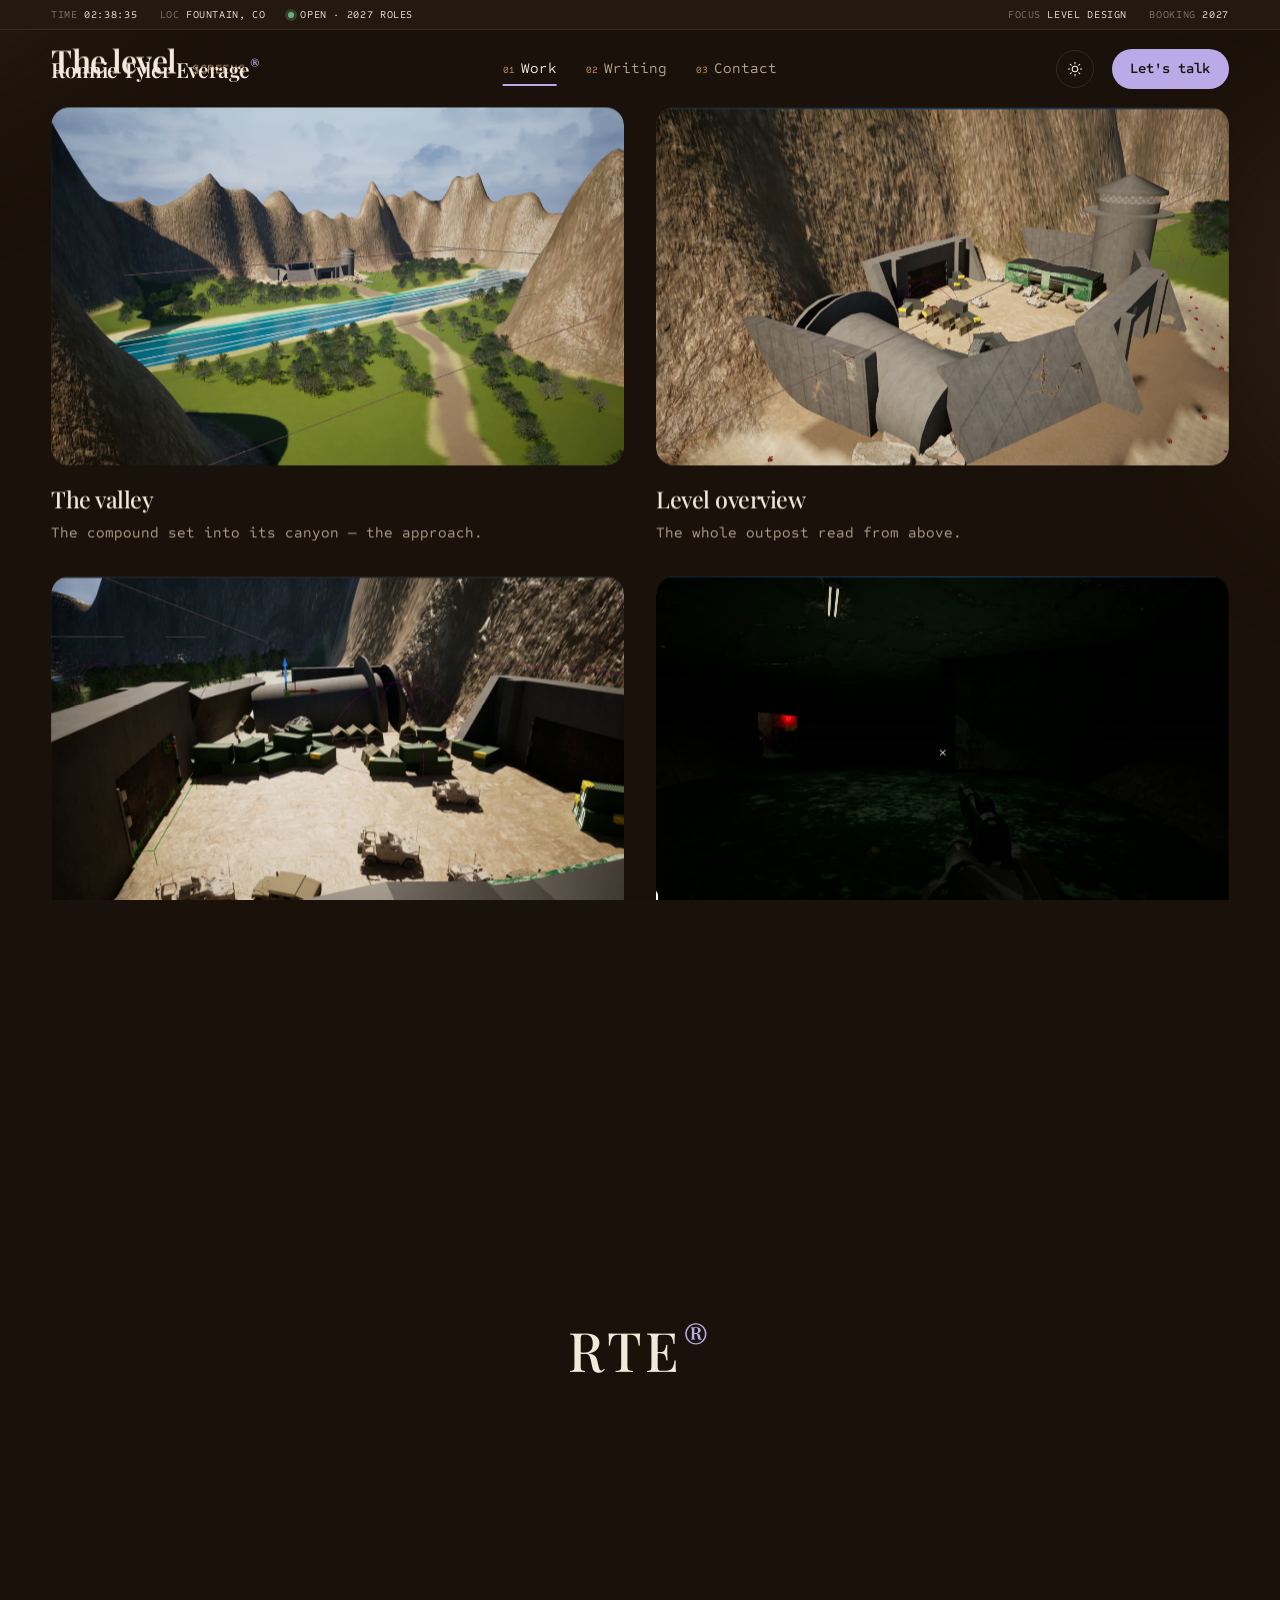
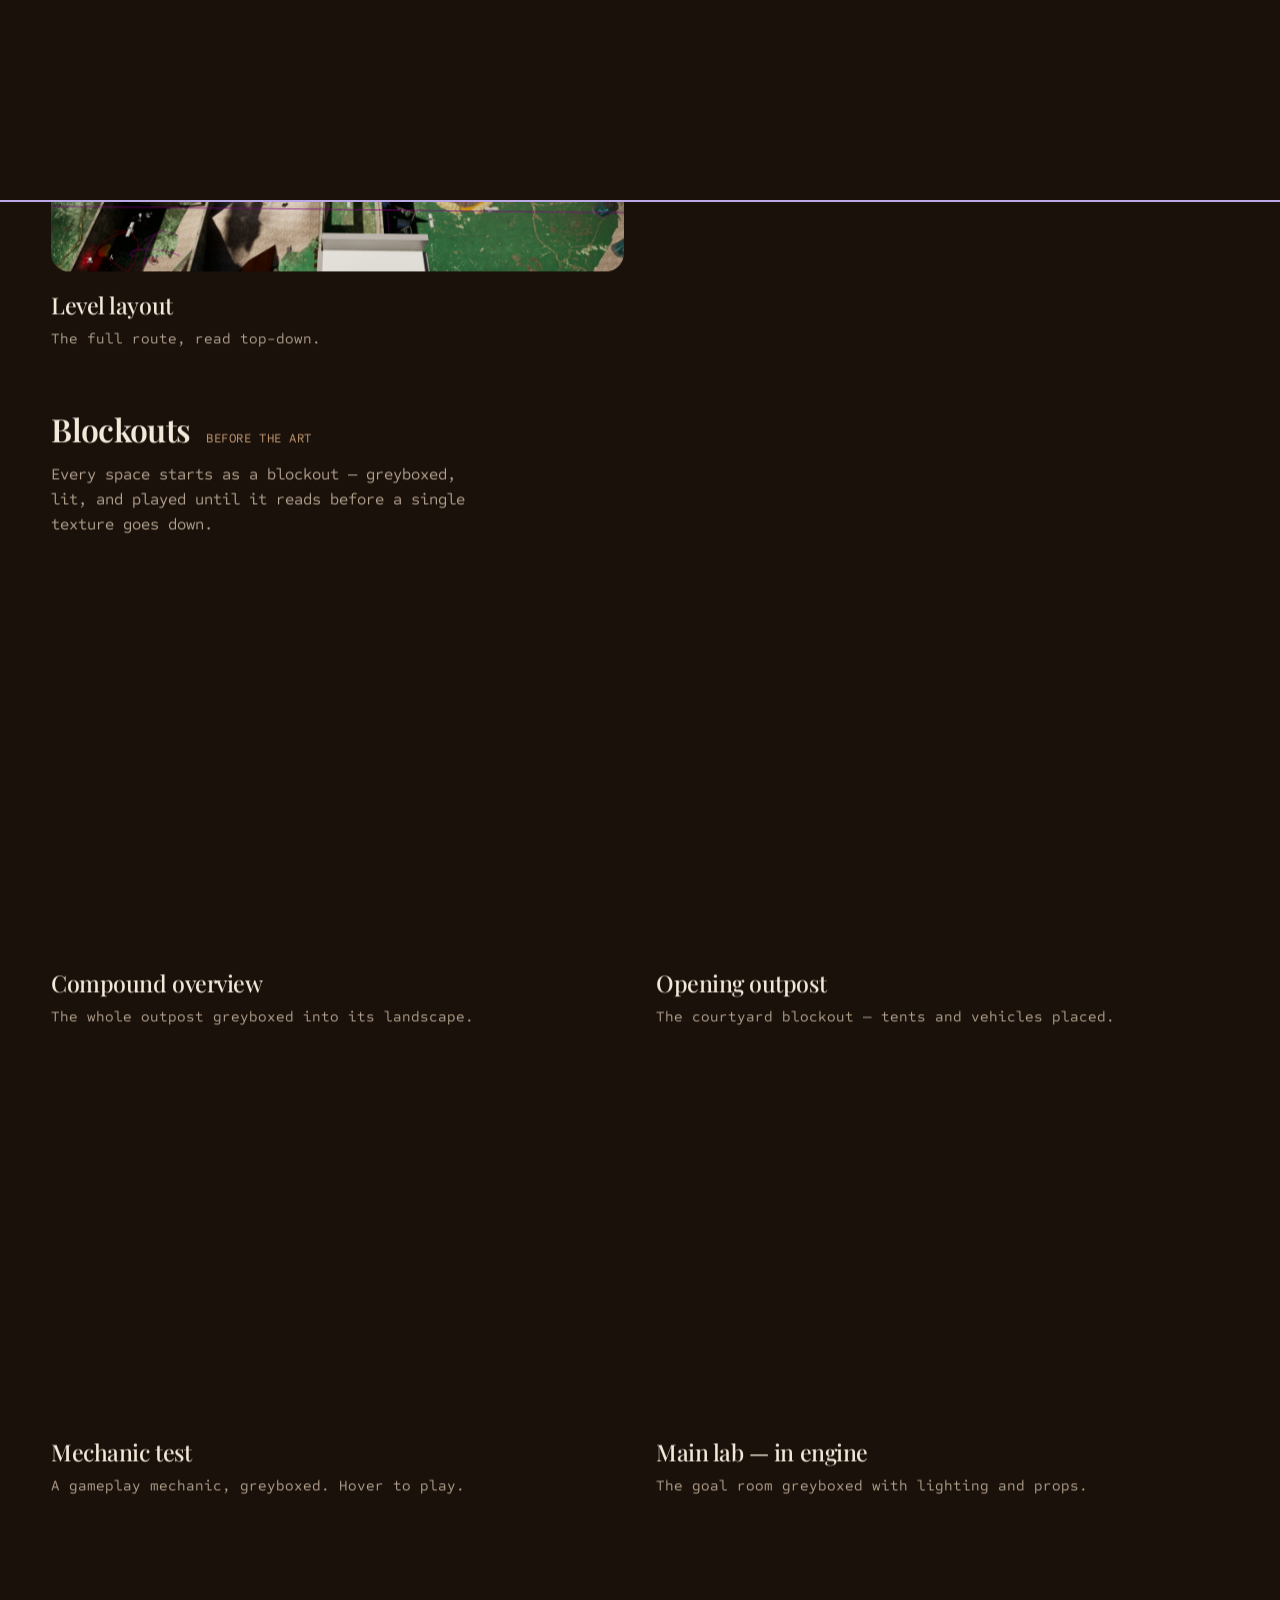
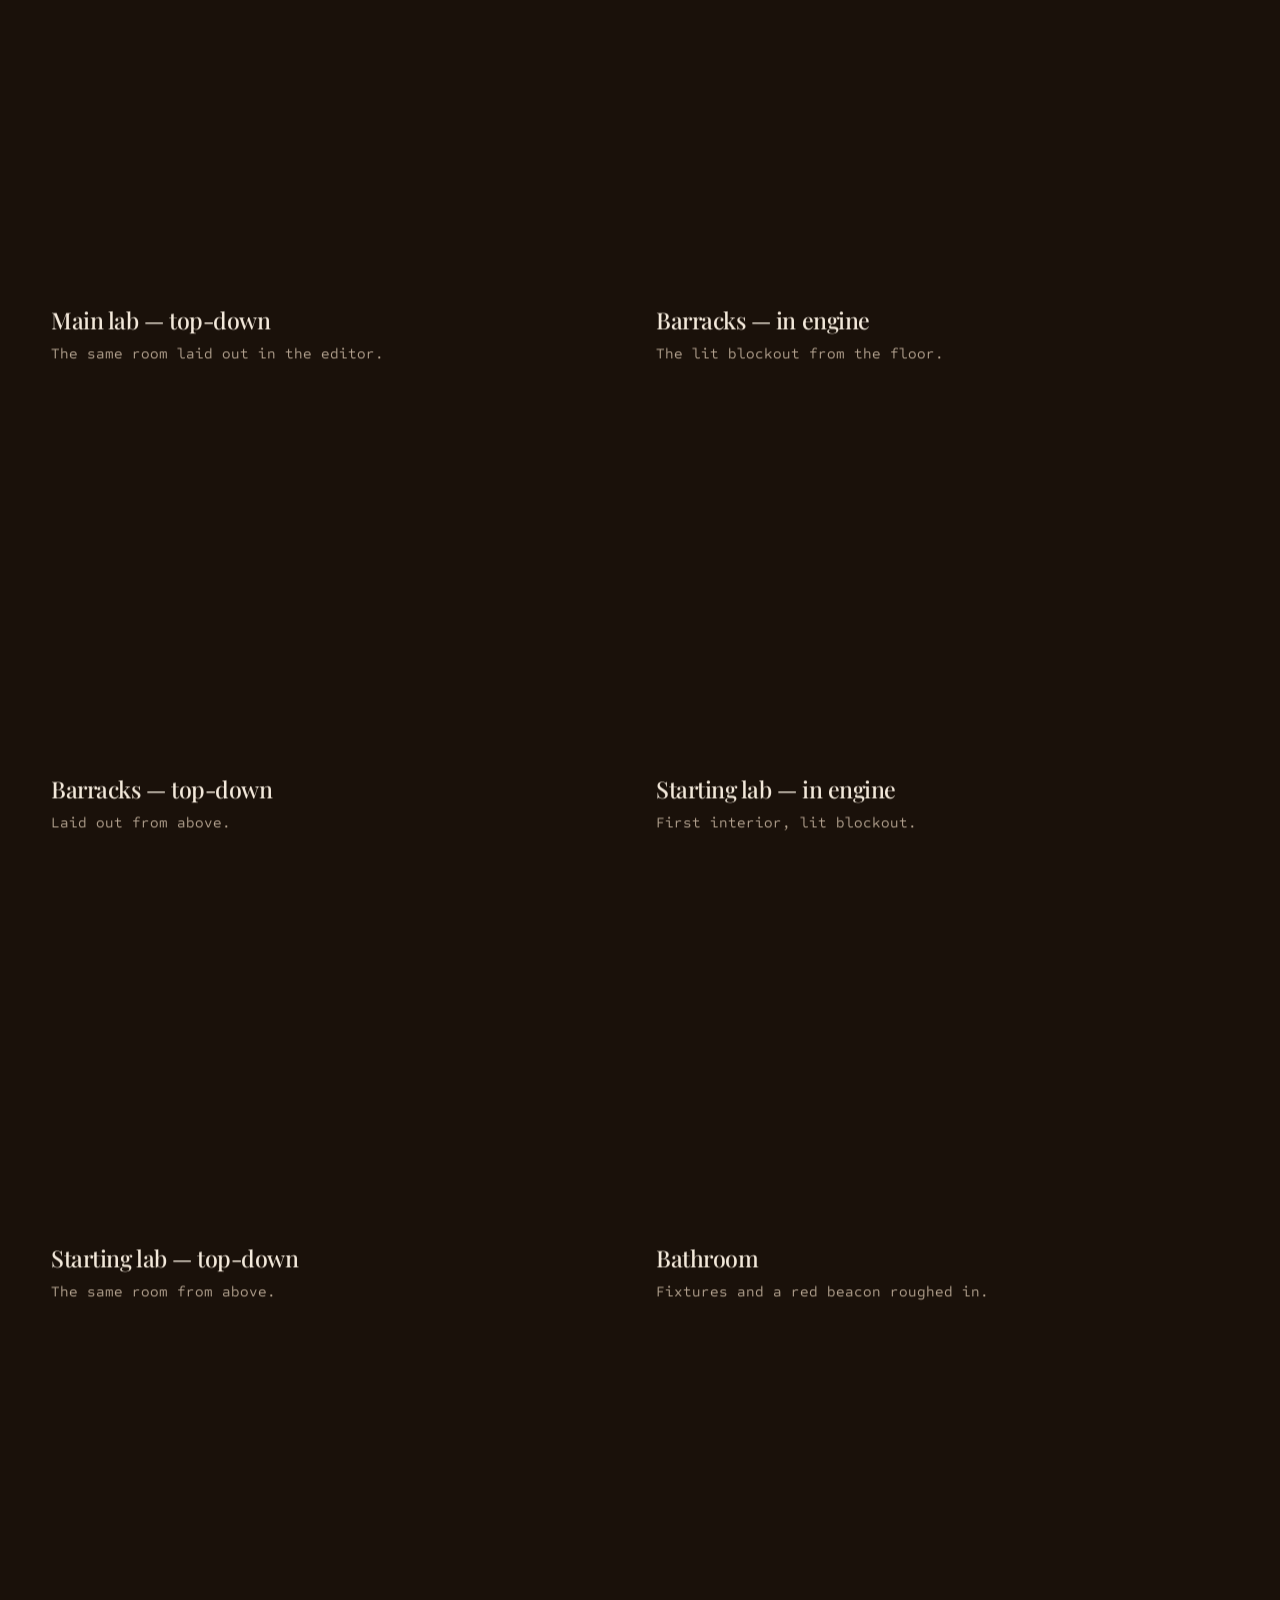
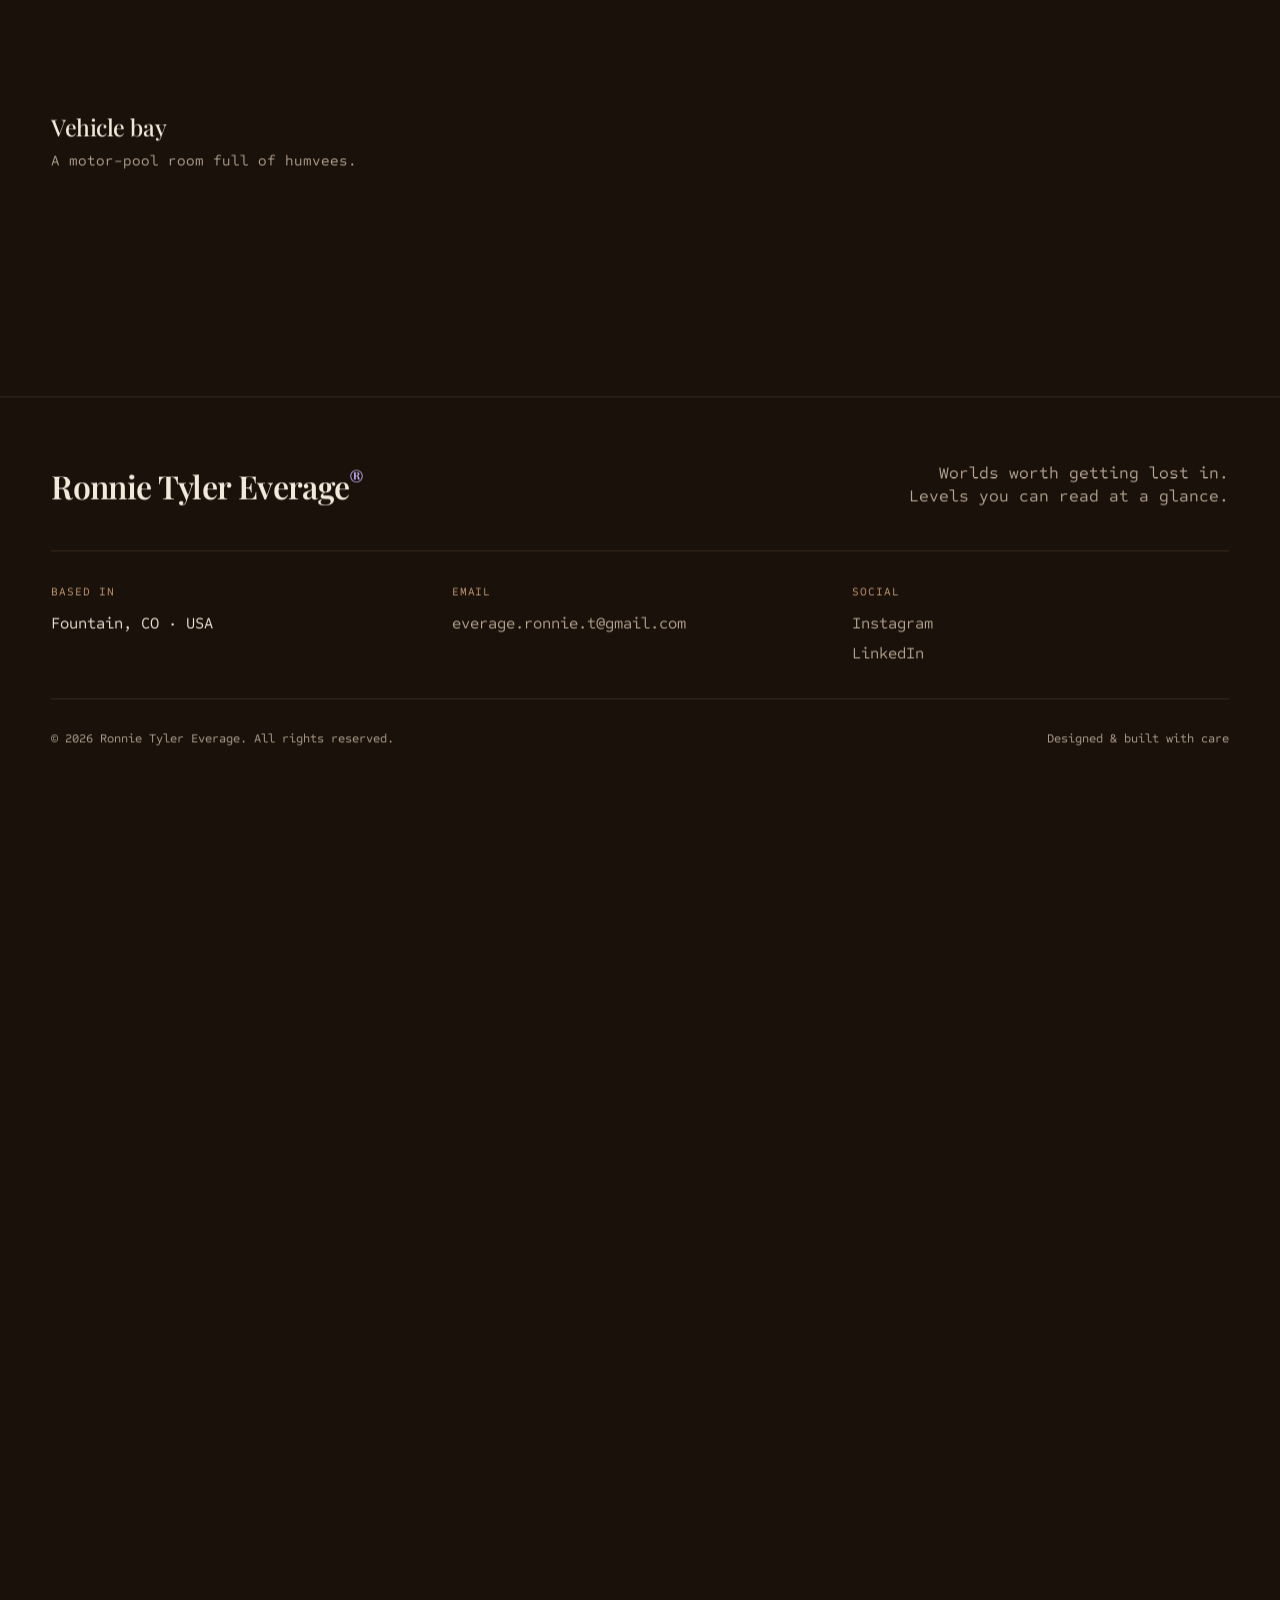
<file: outbreak.html>
<!doctype html>
<html lang="en">
<head>
  <meta charset="utf-8" />
  <meta name="viewport" content="width=device-width, initial-scale=1" />
  <title>Outbreak — Ronnie Tyler Everage</title>
  <meta name="description" content="Outbreak — a survival-horror level in Unreal Engine 5, from a canyon outpost down into the lab where the outbreak began." />
  <meta name="theme-color" content="#F4ECE0" />

  <script>
    (function () {
      try {
        var t = localStorage.getItem("theme");
        if (!t) t = "dark";
        if (t === "dark") document.documentElement.setAttribute("data-theme", "dark");
        if (sessionStorage.getItem("introSeen")) document.documentElement.classList.add("vt-nav");
      } catch (e) {}
    })();
  </script>

  <link rel="preconnect" href="https://fonts.googleapis.com" />
  <link rel="preconnect" href="https://fonts.gstatic.com" crossorigin />
  <link href="https://fonts.googleapis.com/css2?family=Playfair+Display:ital,wght@0,400;0,500;0,600;0,700;1,500&family=Pinyon+Script&family=Sometype+Mono:wght@400;500;600&display=swap" rel="stylesheet" />
  <link rel="stylesheet" href="css/styles.css" />
</head>
<body id="top">
  <a class="skip-link" href="#main">Skip to content</a>

  <div class="pcurtain" data-curtain aria-hidden="true"><span class="pcurtain__mark">RTE<span class="nav__dot">&reg;</span></span></div>
  <div class="cursor" aria-hidden="true"><span class="cursor__label"></span></div>
  <div class="blobs" aria-hidden="true">
    <span class="blob blob--1"></span><span class="blob blob--2"></span><span class="blob blob--3"></span>
  </div>

  <div class="ticker" aria-hidden="true">
    <span class="ticker__item"><span class="ticker__k">TIME</span><span class="ticker__v" data-clock>--:--:--</span></span>
    <span class="ticker__item ticker__hide-sm"><span class="ticker__k">LOC</span><span class="ticker__v">FOUNTAIN, CO</span></span>
    <span class="ticker__item"><span class="ticker__live"></span><span class="ticker__v">OPEN · 2027 ROLES</span></span>
    <span class="ticker__spacer"></span>
    <span class="ticker__item ticker__hide-sm"><span class="ticker__k">FOCUS</span><span class="ticker__v">LEVEL DESIGN</span></span>
    <span class="ticker__item"><span class="ticker__k">BOOKING</span><span class="ticker__v">2027</span></span>
  </div>

  <header class="nav" data-nav>
    <a class="nav__brand" href="index.html" data-magnetic><span class="nav__brand-full">Ronnie Tyler Everage</span><span class="nav__brand-short">RTE</span><span class="nav__dot">®</span></a>
    <nav class="nav__links" id="primary-nav" aria-label="Primary">
      <a href="index.html#work" class="is-active" data-link><span class="nav__idx">01</span> <span data-scramble>Work</span></a>
      <a href="writing.html" data-link><span class="nav__idx">02</span> <span data-scramble>Writing</span></a>
      <a href="contact.html" data-link><span class="nav__idx">03</span> <span data-scramble>Contact</span></a>
    </nav>
    <div class="nav__right">
      <button class="theme-toggle" data-theme-toggle aria-label="Toggle light/dark theme">
        <svg class="ic-moon" viewBox="0 0 24 24" fill="none" stroke="currentColor" stroke-width="1.6" stroke-linecap="round" stroke-linejoin="round"><path d="M21 12.8A9 9 0 1 1 11.2 3a7 7 0 0 0 9.8 9.8Z"/></svg>
        <svg class="ic-sun" viewBox="0 0 24 24" fill="none" stroke="currentColor" stroke-width="1.6" stroke-linecap="round" stroke-linejoin="round"><circle cx="12" cy="12" r="4.2"/><path d="M12 2v2M12 20v2M4.9 4.9l1.4 1.4M17.7 17.7l1.4 1.4M2 12h2M20 12h2M4.9 19.1l1.4-1.4M17.7 6.3l1.4-1.4"/></svg>
      </button>
      <a class="nav__cta" href="contact.html" data-magnetic>Let's talk</a>
      <button class="nav__toggle" aria-label="Open menu" aria-expanded="false" aria-controls="primary-nav"><span></span><span></span></button>
    </div>
  </header>

  <div class="smooth" id="smooth" data-smooth>
  <main class="page" id="main">
    <div class="container">
      <header class="page__head">
        <p class="page__eyebrow" data-reveal><a class="page__back" href="index.html#work">← Work</a> &nbsp;/&nbsp; Outbreak</p>
        <h1 class="page-title" data-reveal>Outbreak<span class="tt">.</span></h1>
      </header>

      <div class="proj-intro" data-reveal>
        <div class="prose">
          <p>
            A survival-horror level built in <span class="accent">Unreal Engine 5</span>. You start at a
            military outpost carved into a canyon and work your way down into the lab where the outbreak began.
          </p>
          <p>
            It leans on light, landmarks, and pacing to move you through the dark — no markers, no minimap.
          </p>
          <p>
            Further down, this overview walks through the <span class="accent">early concepts and layouts</span>
            of the level — the blockouts, before the final refinements. Seeing them next to the finished
            spaces is what really shows the iterative process of improvement behind it.
          </p>
        </div>
        <aside class="proj-facts">
          <div class="proj-fact"><span class="proj-fact__k">Type</span><span>Level design</span></div>
          <div class="proj-fact"><span class="proj-fact__k">Engine</span><span>Unreal Engine 5</span></div>
          <div class="proj-fact"><span class="proj-fact__k">Genre</span><span>Survival horror</span></div>
          <div class="proj-fact"><span class="proj-fact__k">Role</span><span>Level designer</span></div>
        </aside>
      </div>

      <!-- Walkthrough (video captures) -->
      <div class="proj-head" data-reveal>
        <div class="proj-head__row"><span class="proj-head__name">Walkthrough</span><span class="proj-head__meta">Hover to play</span></div>
      </div>
      <div class="grid">
        <article class="card card--static" data-reveal>
          <div class="card__media" data-cursor="Hover"><video src="assets/outbreak-mainlab.mp4" poster="assets/outbreak-mainlab.jpg" muted loop playsinline preload="metadata"></video></div>
          <div class="card__row"><h3 class="card__title">Main lab &amp; goal</h3></div>
          <p class="card__meta">The payoff room at the end of the descent.</p>
        </article>
        <article class="card card--static" data-reveal>
          <div class="card__media" data-cursor="Hover"><video src="assets/outbreak-barracks.mp4" poster="assets/outbreak-barracks.jpg" muted loop playsinline preload="metadata"></video></div>
          <div class="card__row"><h3 class="card__title">Barracks</h3></div>
          <p class="card__meta">An early interior beat — tight cover, change of pace.</p>
        </article>
        <article class="card card--static" data-reveal>
          <div class="card__media" data-cursor="Hover"><video src="assets/outbreak-bathroom.mp4" poster="assets/outbreak-bathroom.jpg" muted loop playsinline preload="metadata"></video></div>
          <div class="card__row"><h3 class="card__title">Corridor to the bathroom</h3></div>
          <p class="card__meta">A guided pinch-point that sets up the next scare.</p>
        </article>
        <article class="card card--static" data-reveal>
          <div class="card__media" data-cursor="Hover"><video src="assets/outbreak-lighting.mp4" poster="assets/outbreak-lighting.jpg" muted loop playsinline preload="metadata"></video></div>
          <div class="card__row"><h3 class="card__title">Lighting pass</h3></div>
          <p class="card__meta">Pools of light doing the wayfinding.</p>
        </article>
      </div>

      <!-- Stills -->
      <div class="proj-head" data-reveal>
        <div class="proj-head__row"><span class="proj-head__name">The level</span><span class="proj-head__meta">Screens</span></div>
      </div>
      <div class="grid">
        <article class="card card--static" data-reveal>
          <div class="card__media"><img src="assets/outbreak-terrain.jpg" alt="Outbreak — the compound in its canyon valley" loading="lazy" /></div>
          <div class="card__row"><h3 class="card__title">The valley</h3></div>
          <p class="card__meta">The compound set into its canyon — the approach.</p>
        </article>
        <article class="card card--static" data-reveal>
          <div class="card__media"><img src="assets/outbreak-overview.jpg" alt="Outbreak — top-down overview of the outpost" loading="lazy" /></div>
          <div class="card__row"><h3 class="card__title">Level overview</h3></div>
          <p class="card__meta">The whole outpost read from above.</p>
        </article>
        <article class="card card--static" data-reveal>
          <div class="card__media"><img src="assets/outbreak-opening.jpg" alt="Outbreak — the opening military outpost" loading="lazy" /></div>
          <div class="card__row"><h3 class="card__title">Opening — the outpost</h3></div>
          <p class="card__meta">Where the level begins, and the first long sightline.</p>
        </article>
        <article class="card card--static" data-reveal>
          <div class="card__media"><img src="assets/outbreak-labstart.jpg" alt="Outbreak — a red-lit doorway marking the goal" loading="lazy" /></div>
          <div class="card__row"><h3 class="card__title">Into the lab</h3></div>
          <p class="card__meta">A red doorway marks the goal ahead in the dark.</p>
        </article>
        <article class="card card--static" data-reveal>
          <div class="card__media"><img src="assets/outbreak-barracks-flow.jpg" alt="Outbreak — dark barracks with a lit exit ahead" loading="lazy" /></div>
          <div class="card__row"><h3 class="card__title">Through the barracks</h3></div>
          <p class="card__meta">Darkness, with a lit exit pulling you forward.</p>
        </article>
        <article class="card card--static" data-reveal>
          <div class="card__media"><img src="assets/outbreak-bathroom-loot.jpg" alt="Outbreak — dark restroom with a loot pickup" loading="lazy" /></div>
          <div class="card__row"><h3 class="card__title">Restroom cache</h3></div>
          <p class="card__meta">A side detour that rewards exploring.</p>
        </article>
        <article class="card card--static" data-reveal>
          <div class="card__media"><img src="assets/outbreak-layout.jpg" alt="Outbreak — top-down level layout" loading="lazy" /></div>
          <div class="card__row"><h3 class="card__title">Level layout</h3></div>
          <p class="card__meta">The full route, read top-down.</p>
        </article>
      </div>

      <!-- Blockouts -->
      <div class="proj-head" data-reveal>
        <div class="proj-head__row"><span class="proj-head__name">Blockouts</span><span class="proj-head__meta">Before the art</span></div>
        <p class="proj-head__desc">Every space starts as a blockout — greyboxed, lit, and played until it reads before a single texture goes down.</p>
      </div>
      <div class="grid">
        <article class="card card--static" data-reveal>
          <div class="card__media"><img src="assets/outbreak-bk-overview.jpg" alt="Outbreak — compound blockout overview" loading="lazy" /><span class="card__code">BLOCKOUT</span></div>
          <div class="card__row"><h3 class="card__title">Compound overview</h3></div>
          <p class="card__meta">The whole outpost greyboxed into its landscape.</p>
        </article>
        <article class="card card--static" data-reveal>
          <div class="card__media"><img src="assets/outbreak-bk-start.jpg" alt="Outbreak — opening outpost blockout" loading="lazy" /><span class="card__code">BLOCKOUT</span></div>
          <div class="card__row"><h3 class="card__title">Opening outpost</h3></div>
          <p class="card__meta">The courtyard blockout — tents and vehicles placed.</p>
        </article>
        <article class="card card--static" data-reveal>
          <div class="card__media"><video src="assets/outbreak-bk-mechanic.mp4" poster="assets/outbreak-bk-mechanic.jpg" muted loop playsinline preload="metadata"></video><span class="card__code">BLOCKOUT</span></div>
          <div class="card__row"><h3 class="card__title">Mechanic test</h3></div>
          <p class="card__meta">A gameplay mechanic, greyboxed. Hover to play.</p>
        </article>
        <article class="card card--static" data-reveal>
          <div class="card__media"><img src="assets/outbreak-bk-mainlab-lit.jpg" alt="Outbreak — main lab blockout, in engine" loading="lazy" /><span class="card__code">BLOCKOUT</span></div>
          <div class="card__row"><h3 class="card__title">Main lab — in engine</h3></div>
          <p class="card__meta">The goal room greyboxed with lighting and props.</p>
        </article>
        <article class="card card--static" data-reveal>
          <div class="card__media"><img src="assets/outbreak-bk-mainlab.jpg" alt="Outbreak — main lab blockout, top-down" loading="lazy" /><span class="card__code">BLOCKOUT</span></div>
          <div class="card__row"><h3 class="card__title">Main lab — top-down</h3></div>
          <p class="card__meta">The same room laid out in the editor.</p>
        </article>
        <article class="card card--static" data-reveal>
          <div class="card__media"><img src="assets/outbreak-bk-barracks-lit.jpg" alt="Outbreak — barracks blockout, in engine" loading="lazy" /><span class="card__code">BLOCKOUT</span></div>
          <div class="card__row"><h3 class="card__title">Barracks — in engine</h3></div>
          <p class="card__meta">The lit blockout from the floor.</p>
        </article>
        <article class="card card--static" data-reveal>
          <div class="card__media"><img src="assets/outbreak-bk-barracks.jpg" alt="Outbreak — barracks blockout, top-down" loading="lazy" /><span class="card__code">BLOCKOUT</span></div>
          <div class="card__row"><h3 class="card__title">Barracks — top-down</h3></div>
          <p class="card__meta">Laid out from above.</p>
        </article>
        <article class="card card--static" data-reveal>
          <div class="card__media"><img src="assets/outbreak-bk-labstart-lit.jpg" alt="Outbreak — starting lab blockout, in engine" loading="lazy" /><span class="card__code">BLOCKOUT</span></div>
          <div class="card__row"><h3 class="card__title">Starting lab — in engine</h3></div>
          <p class="card__meta">First interior, lit blockout.</p>
        </article>
        <article class="card card--static" data-reveal>
          <div class="card__media"><img src="assets/outbreak-bk-lab.jpg" alt="Outbreak — starting lab blockout, top-down" loading="lazy" /><span class="card__code">BLOCKOUT</span></div>
          <div class="card__row"><h3 class="card__title">Starting lab — top-down</h3></div>
          <p class="card__meta">The same room from above.</p>
        </article>
        <article class="card card--static" data-reveal>
          <div class="card__media"><img src="assets/outbreak-bk-bathroom.jpg" alt="Outbreak — bathroom blockout" loading="lazy" /><span class="card__code">BLOCKOUT</span></div>
          <div class="card__row"><h3 class="card__title">Bathroom</h3></div>
          <p class="card__meta">Fixtures and a red beacon roughed in.</p>
        </article>
        <article class="card card--static" data-reveal>
          <div class="card__media"><img src="assets/outbreak-bk-vehiclebay.jpg" alt="Outbreak — vehicle bay blockout" loading="lazy" /><span class="card__code">BLOCKOUT</span></div>
          <div class="card__row"><h3 class="card__title">Vehicle bay</h3></div>
          <p class="card__meta">A motor-pool room full of humvees.</p>
        </article>
      </div>

      <div class="proj-nav" data-reveal>
        <a class="btn btn--ghost" href="index.html#work" data-magnetic>← Back to work</a>
        <a class="btn btn--solid" href="crashsite.html" data-magnetic>Next project: Crash Site →</a>
      </div>
    </div>
  </main>

  <footer class="footer">
    <div class="container">
      <div class="footer__top">
        <a class="footer__brand" href="index.html">Ronnie Tyler Everage<span class="nav__dot">®</span></a>
        <p class="footer__tag">Worlds worth getting lost in.<br />Levels you can read at a glance.</p>
      </div>
      <div class="footer__cols">
        <div class="footer__col"><span class="footer__label">Based in</span><p>Fountain, CO · USA</p></div>
        <div class="footer__col"><span class="footer__label">Email</span><p><a href="mailto:everage.ronnie.t@gmail.com" data-magnetic>everage.ronnie.t@gmail.com</a></p></div>
        <div class="footer__col"><span class="footer__label">Social</span>
          <ul>
            <li><a href="https://www.instagram.com/tylereverage2022" target="_blank" rel="noopener" data-magnetic>Instagram</a></li>
            <li><a href="https://www.linkedin.com/in/ronnieeverage" target="_blank" rel="noopener" data-magnetic>LinkedIn</a></li>
          </ul>
        </div>
      </div>
      <div class="footer__bottom">
        <span>© <span data-year>2026</span> Ronnie Tyler Everage. All rights reserved.</span>
        <span class="footer__built">Designed &amp; built with care</span>
      </div>
    </div>
  </footer>
  </div><!-- /.smooth -->

  <script src="js/main.js" defer></script>
</body>
</html>
</file>
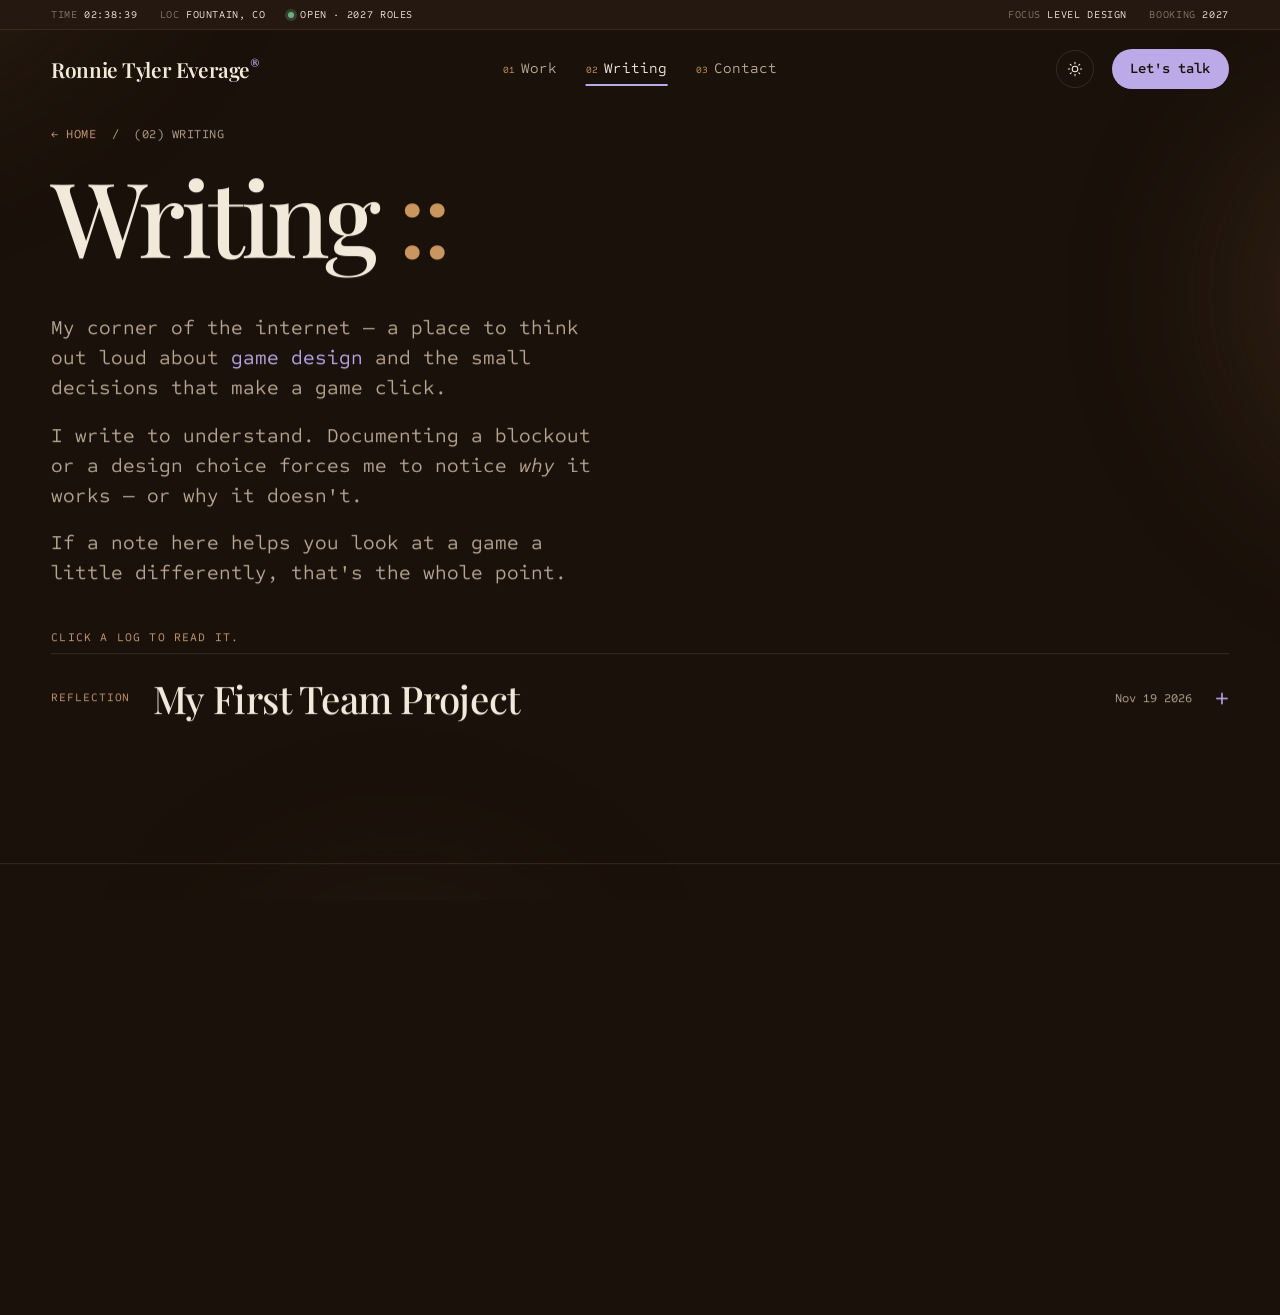
<file: writing.html>
<!doctype html>
<html lang="en">
<head>
  <meta charset="utf-8" />
  <meta name="viewport" content="width=device-width, initial-scale=1" />
  <title>Writing — Ronnie Tyler Everage</title>
  <meta name="description" content="Writing — design notes and devlogs on level design, character design, and making games, by Tyler." />
  <meta name="theme-color" content="#F4ECE0" />

  <script>
    (function () {
      try {
        var t = localStorage.getItem("theme");
        if (!t) t = "dark";
        if (t === "dark") document.documentElement.setAttribute("data-theme", "dark");
        if (sessionStorage.getItem("introSeen")) document.documentElement.classList.add("vt-nav");
      } catch (e) {}
    })();
  </script>

  <link rel="preconnect" href="https://fonts.googleapis.com" />
  <link rel="preconnect" href="https://fonts.gstatic.com" crossorigin />
  <link href="https://fonts.googleapis.com/css2?family=Playfair+Display:ital,wght@0,400;0,500;0,600;0,700;1,500&family=Pinyon+Script&family=Sometype+Mono:wght@400;500;600&display=swap" rel="stylesheet" />
  <link rel="stylesheet" href="css/styles.css" />
</head>
<body id="top">
  <a class="skip-link" href="#main">Skip to content</a>

  <div class="pcurtain" data-curtain aria-hidden="true"><span class="pcurtain__mark">RTE<span class="nav__dot">&reg;</span></span></div>
  <div class="cursor" aria-hidden="true"><span class="cursor__label"></span></div>
  <div class="blobs" aria-hidden="true">
    <span class="blob blob--1"></span><span class="blob blob--2"></span><span class="blob blob--3"></span>
  </div>

  <div class="ticker" aria-hidden="true">
    <span class="ticker__item"><span class="ticker__k">TIME</span><span class="ticker__v" data-clock>--:--:--</span></span>
    <span class="ticker__item ticker__hide-sm"><span class="ticker__k">LOC</span><span class="ticker__v">FOUNTAIN, CO</span></span>
    <span class="ticker__item"><span class="ticker__live"></span><span class="ticker__v">OPEN · 2027 ROLES</span></span>
    <span class="ticker__spacer"></span>
    <span class="ticker__item ticker__hide-sm"><span class="ticker__k">FOCUS</span><span class="ticker__v">LEVEL DESIGN</span></span>
    <span class="ticker__item"><span class="ticker__k">BOOKING</span><span class="ticker__v">2027</span></span>
  </div>

  <header class="nav" data-nav>
    <a class="nav__brand" href="index.html" data-magnetic><span class="nav__brand-full">Ronnie Tyler Everage</span><span class="nav__brand-short">RTE</span><span class="nav__dot">®</span></a>
    <nav class="nav__links" id="primary-nav" aria-label="Primary">
      <a href="index.html#work" data-link><span class="nav__idx">01</span> <span data-scramble>Work</span></a>
      <a href="writing.html" class="is-active" aria-current="page" data-link><span class="nav__idx">02</span> <span data-scramble>Writing</span></a>
      <a href="contact.html" data-link><span class="nav__idx">03</span> <span data-scramble>Contact</span></a>
    </nav>
    <div class="nav__right">
      <button class="theme-toggle" data-theme-toggle aria-label="Toggle light/dark theme">
        <svg class="ic-moon" viewBox="0 0 24 24" fill="none" stroke="currentColor" stroke-width="1.6" stroke-linecap="round" stroke-linejoin="round"><path d="M21 12.8A9 9 0 1 1 11.2 3a7 7 0 0 0 9.8 9.8Z"/></svg>
        <svg class="ic-sun" viewBox="0 0 24 24" fill="none" stroke="currentColor" stroke-width="1.6" stroke-linecap="round" stroke-linejoin="round"><circle cx="12" cy="12" r="4.2"/><path d="M12 2v2M12 20v2M4.9 4.9l1.4 1.4M17.7 17.7l1.4 1.4M2 12h2M20 12h2M4.9 19.1l1.4-1.4M17.7 6.3l1.4-1.4"/></svg>
      </button>
      <a class="nav__cta" href="contact.html" data-magnetic>Let's talk</a>
      <button class="nav__toggle" aria-label="Open menu" aria-expanded="false" aria-controls="primary-nav"><span></span><span></span></button>
    </div>
  </header>

  <div class="smooth" id="smooth" data-smooth>
  <main class="page" id="main">
    <div class="container">
      <header class="page__head">
        <p class="page__eyebrow" data-reveal><a class="page__back" href="index.html">← Home</a> &nbsp;/&nbsp; (02) Writing</p>
        <h1 class="page-title" data-reveal>Writing<span class="tt"> ::</span></h1>
      </header>

      <div class="prose" data-reveal style="margin-bottom: 2.5rem">
        <p>
          My corner of the internet — a place to think out loud about
          <span class="accent">game design</span> and the small decisions that make a game click.
        </p>
        <p>
          I write to understand. Documenting a blockout or a design choice forces me to
          notice <em>why</em> it works — or why it doesn't.
        </p>
        <p>
          If a note here helps you look at a game a little differently, that's the whole point.
        </p>
      </div>

      <p class="entries__hint" data-reveal>Click a log to read it.</p>
      <div class="entries" data-logs>
        <article class="entry" data-reveal>
          <h2 class="entry__wrap">
            <button class="entry__head" type="button" aria-expanded="false">
              <span class="entry__tag">reflection</span>
              <span class="entry__title">My First Team Project</span>
              <span class="entry__date">Nov 19 2026</span>
              <span class="entry__toggle" aria-hidden="true"></span>
            </button>
          </h2>
          <div class="entry__body">
            <div class="prose">
              <p>
                My first time working on a team project — it was definitely something to
                remember. It was a small, five-man team. Granted, not everyone was putting
                in 100%, but I know I was, and I genuinely enjoyed working with everyone
                nonetheless.
              </p>
              <p>
                A team environment really shows how you work with others, and it let me see
                how I work in a team setting in game design rather than in other day-to-day
                things. We were able to communicate our problems effectively and work
                without stepping on each other's toes.
              </p>
              <p>
                At the very end of our <span class="accent">Zombie Outbreak</span> project,
                it turned out absolutely amazing — and I'm very happy about it.
              </p>
            </div>
          </div>
        </article>
      </div>
    </div>
  </main>

  <footer class="footer">
    <div class="container">
      <div class="footer__top">
        <a class="footer__brand" href="index.html">Ronnie Tyler Everage<span class="nav__dot">®</span></a>
        <p class="footer__tag">Worlds worth getting lost in.<br />Levels you can read at a glance.</p>
      </div>
      <div class="footer__cols">
        <div class="footer__col"><span class="footer__label">Based in</span><p>Fountain, CO · USA</p></div>
        <div class="footer__col"><span class="footer__label">Email</span><p><a href="mailto:everage.ronnie.t@gmail.com" data-magnetic>everage.ronnie.t@gmail.com</a></p></div>
        <div class="footer__col"><span class="footer__label">Social</span>
          <ul>
            <li><a href="https://www.instagram.com/tylereverage2022" target="_blank" rel="noopener" data-magnetic>Instagram</a></li>
            <li><a href="https://www.linkedin.com/in/ronnieeverage" target="_blank" rel="noopener" data-magnetic>LinkedIn</a></li>
          </ul>
        </div>
      </div>
      <div class="footer__bottom">
        <span>© <span data-year>2026</span> Ronnie Tyler Everage. All rights reserved.</span>
        <span class="footer__built">Designed &amp; built with care</span>
      </div>
    </div>
  </footer>
  </div><!-- /.smooth -->

  <script src="js/main.js" defer></script>
</body>
</html>
</file>
<file: css/styles.css>
/* =====================================================================
   Tyler — Portfolio
   Structure modeled on ref.digital (statement hero · featured work with
   project codes · capabilities cards · contact block · footer).
   Recolored into a Lavender & Blush pastel palette. Dependency-free.
   Re-theme everything from the :root tokens below.
   ===================================================================== */

:root {
  /* ---- Color — COFFEE palette with PURPLE accents.
     Dark "espresso" is the primary look (overrides below); this is the
     coordinating light "latte". Browns carry the page; purple is reserved
     for interactive bits (links, primary buttons, badges) — ~10% of the UI.
     Warm caramel tokens (--lav*) drive the small mono labels and stay brown. ---- */

  /* backgrounds — coffee */
  --bg:        #F3EADC;   /* warm cream (latte) */
  --bg-2:      #E9DBC8;   /* muted mocha tint */
  --surface:   #FBF5EB;   /* card cream */

  /* typography */
  --ink:       #2A1E14;   /* espresso — main text */
  --ink-soft:  #6B5747;   /* warm taupe — secondary */
  --ink-dim:   #9C8A77;   /* dusty — faint / disabled */
  --line:      #E2D4C0;   /* hairlines */

  /* warm caramel accents (mono labels, non-purple accents) */
  --lav:       #D9B88E;
  --lav-deep:  #9A6A41;
  --lav-text:  #7A4E2C;
  --blush:     #E3B892;
  --blush-deep:#C98A5A;
  --peri:      #CDB99B;
  --mint:      #D7C0A0;

  /* purple accents (interactive — keep to ~10%) */
  --accent:     #6A4FB0;              /* links / accent text (AA on cream) */
  --btn:        #B9A6E6;              /* primary button — soft lavender */
  --btn-hover:  #CFC0F0;              /* button hover — pale lilac */
  --btn-ink:    #241A12;             /* text on purple buttons */
  --badge:      rgba(74, 56, 104, 0.82); /* deep plum tint — tags/badges */
  --badge-text: #ECE4FA;             /* pale lilac — badge text */

  --nav-bg:    rgba(243, 234, 220, 0.78);
  --menu-bg:   rgba(243, 234, 220, 0.95);
  --ticker-h:  1.9rem;

  /* ---- Type — editorial serif display + mono body (à la adrienquechon.com:
     PP Editorial Old → Fraunces; Sometype Mono is the same mono they use) ---- */
  --font-display: "Playfair Display", Georgia, "Times New Roman", serif;
  --font: "Sometype Mono", ui-monospace, "SF Mono", "Roboto Mono", Menlo, monospace;
  --font-mono: "Sometype Mono", ui-monospace, "SF Mono", "Roboto Mono", Menlo, monospace;

  /* ---- Layout ---- */
  --container: 1280px;
  --gutter: clamp(1.25rem, 4vw, 3.5rem);
  --radius: 18px;
  --radius-sm: 12px;

  /* ---- Motion ---- */
  --ease: cubic-bezier(0.22, 1, 0.36, 1);
  --ease-smooth: cubic-bezier(0.65, 0, 0.35, 1);
  --t-fast: 0.25s;
  --t: 0.5s;
  --t-slow: 0.9s;

  --shadow-sm: 0 4px 16px rgba(74, 48, 24, 0.10);
  --shadow:    0 24px 60px rgba(74, 48, 24, 0.20);
  --shadow-lg: 0 30px 80px rgba(74, 48, 24, 0.26);

  /* ---- Placeholder gradients — coffee tones (swap a card's media for <img> later) ---- */
  --grad-a: linear-gradient(135deg, #DDBD94, #C98A5A);
  --grad-b: linear-gradient(135deg, #C9A77E, #A5713F);
  --grad-c: linear-gradient(135deg, #E2C8A4, #CBA06A);
  --grad-d: linear-gradient(135deg, #BC8C60, #8A5A34);
  --grad-e: linear-gradient(135deg, #D9BE9A, #B07C4C);
  --grad-f: linear-gradient(135deg, #E4CFAA, #C08F58);
  --grad-g: linear-gradient(135deg, #CDA478, #96683E);
  --grad-h: linear-gradient(135deg, #DCC39C, #B98A55);

  color-scheme: light;
}

/* ---- Dark "espresso" theme (primary) ---- */
[data-theme="dark"] {
  /* backgrounds — deep espresso → muted mocha → roasted umber → warm cocoa */
  --bg:        #1A110A;   /* deep espresso */
  --bg-2:      #241810;   /* muted mocha */
  --surface:   #2C1F15;   /* warm cocoa / roasted umber */

  /* typography — warm off-white / warm taupe / dusty espresso */
  --ink:       #F3E9DB;   /* warm off-white */
  --ink-soft:  #B8A794;   /* warm taupe */
  --ink-dim:   #7C6A58;   /* dusty espresso (disabled) */
  --line:      #3A2A1D;   /* warm cocoa border */

  /* warm caramel accents (mono labels) */
  --lav:       #6E4C30;
  --lav-deep:  #C8965E;
  --lav-text:  #CDA179;
  --blush:     #7A5436;
  --blush-deep:#CE9360;
  --peri:      #3E2E20;
  --mint:      #44321F;

  /* purple accents */
  --accent:     #BCA9E8;              /* soft lavender — links/accent text */
  --btn:        #BCA9E8;              /* primary button — soft lavender */
  --btn-hover:  #DBCEF7;              /* button hover — pale lilac */
  --btn-ink:    #1A110A;             /* text on purple buttons */
  --badge:      rgba(64, 48, 90, 0.74);  /* deep plum tint */
  --badge-text: #E7DEF8;             /* pale lilac */

  --nav-bg:    rgba(26, 17, 10, 0.74);
  --menu-bg:   rgba(26, 17, 10, 0.95);
  --shadow-sm: 0 4px 16px rgba(0, 0, 0, 0.30);
  --shadow:    0 24px 60px rgba(0, 0, 0, 0.45);
  --shadow-lg: 0 30px 80px rgba(0, 0, 0, 0.50);
  --grad-a: linear-gradient(135deg, #5A3F28, #3A2718);
  --grad-b: linear-gradient(135deg, #4E3822, #2E2013);
  --grad-c: linear-gradient(135deg, #63482D, #3F2C1A);
  --grad-d: linear-gradient(135deg, #46301D, #2A1C10);
  --grad-e: linear-gradient(135deg, #5C4229, #39271A);
  --grad-f: linear-gradient(135deg, #66492D, #41301D);
  --grad-g: linear-gradient(135deg, #4A341F, #2C1E12);
  --grad-h: linear-gradient(135deg, #5E4529, #3A2A18);
  color-scheme: dark;
}

/* Smooth theme crossfade */
body { transition: background-color var(--t) var(--ease), color var(--t) var(--ease); }

/* ---------- Base ---------- */
*, *::before, *::after { box-sizing: border-box; }
* { margin: 0; }
html { -webkit-text-size-adjust: 100%; scroll-behavior: smooth; }

/* =====================================================================
   Page transitions — load once per session; a branded curtain wipes up
   between tabs. JS-driven (works regardless of document visibility).
   ===================================================================== */
.pcurtain {
  position: fixed; inset: 0; z-index: 2600; pointer-events: none;
  background: var(--bg); display: grid; place-items: center;
  transform: translateY(100%);              /* parked below the viewport */
  box-shadow: 0 2px 0 var(--accent);        /* lavender leading edge */
}
.pcurtain__mark {
  font-family: var(--font-display); font-weight: 500;
  font-size: clamp(2rem, 7vw, 3.4rem); letter-spacing: 0.06em; color: var(--ink);
}
.pcurtain__mark .nav__dot { color: var(--accent); }
/* On a navigation the curtain already covers before first paint (hides the reload). */
html.vt-nav .pcurtain { transform: translateY(0); }

/* On tab switches (not the first visit): skip the loader; content is already in
   place so it's revealed finished as the curtain lifts. */
html.vt-nav .loader { display: none !important; }
html.vt-nav [data-reveal] { opacity: 1 !important; transform: none !important; transition: none !important; }
html.vt-nav .hero__title .line .line__inner,
html.vt-nav .split .word__inner { transform: none !important; transition: none !important; }
html.vt-nav .fcard[data-reveal], html.vt-nav .card[data-reveal] { transform: none !important; }
html.vt-nav .fcard[data-reveal] .fcard__media,
html.vt-nav .card[data-reveal] .card__media { clip-path: none !important; transition: none !important; }
@media (prefers-reduced-motion: reduce) {
  .pcurtain { display: none !important; }
}
body {
  background: var(--bg);
  color: var(--ink);
  font-family: var(--font);
  font-weight: 400;
  line-height: 1.55;
  overflow-x: hidden;
  -webkit-font-smoothing: antialiased;
  text-rendering: optimizeLegibility;
}
img, svg, video { display: block; max-width: 100%; }
a { color: inherit; text-decoration: none; }
button { font: inherit; color: inherit; cursor: pointer; background: none; border: 0; }
ul { list-style: none; padding: 0; }
::selection { background: #4A3868; color: #ECE4FA; }
:focus-visible { outline: 2.5px solid var(--accent); outline-offset: 3px; border-radius: 4px; }

.accent { color: var(--accent); }

/* Editorial serif on the big display type; everything else uses the mono --font */
.hero__title, .section__title, .page-title, .page-title .tt,
.fcard__title, .card__title, .contact__title, .contact__name,
.about__statement, .nav__brand, .footer__brand, .loader__brand,
.cap__title, .coming-soon__title, .proj-head__name {
  font-family: var(--font-display);
  font-optical-sizing: auto;
  font-weight: 500;
}

.skip-link {
  position: fixed; top: -100px; left: 1rem; z-index: 1000;
  background: var(--ink); color: #fff; padding: 0.7rem 1.1rem; border-radius: 10px;
  transition: top var(--t-fast) var(--ease);
}
.skip-link:focus { top: 1rem; }

.container { width: 100%; max-width: var(--container); margin-inline: auto; padding-inline: var(--gutter); }

/* =====================================================================
   Background blobs (subtle)
   ===================================================================== */
/* No overflow clip + generous bleed so the parallax never reveals a hard edge. */
.blobs { position: fixed; inset: -18vmax; z-index: -2; overflow: visible; pointer-events: none; }
.blob { position: absolute; border-radius: 50%; filter: blur(80px); opacity: 0.42; will-change: transform; }
.blob--1 { width: 46vw; height: 46vw; top: -12vw; left: -8vw;
  background: radial-gradient(circle at 30% 30%, var(--lav), transparent 70%);
  animation: drift1 28s var(--ease-smooth) infinite alternate; }
.blob--2 { width: 40vw; height: 40vw; top: 35vh; right: -12vw;
  background: radial-gradient(circle at 60% 40%, var(--blush), transparent 70%);
  animation: drift2 34s var(--ease-smooth) infinite alternate; }
.blob--3 { width: 38vw; height: 38vw; bottom: -14vw; left: 30vw;
  background: radial-gradient(circle at 50% 50%, var(--peri), transparent 70%);
  animation: drift3 31s var(--ease-smooth) infinite alternate; }
@keyframes drift1 { to { transform: translate(8vw, 10vh) scale(1.12); } }
@keyframes drift2 { to { transform: translate(-7vw, -6vh) scale(1.1); } }
@keyframes drift3 { to { transform: translate(4vw, -9vh) scale(0.92); } }

/* =====================================================================
   Custom cursor
   ===================================================================== */
.cursor {
  position: fixed; top: 0; left: 0; z-index: 900;
  width: 12px; height: 12px; border-radius: 50%;
  background: var(--accent); pointer-events: none;
  transform: translate(-50%, -50%);
  /* dark ring for light backgrounds + soft lavender glow for dark ones,
     so the dot is clearly visible on any page */
  box-shadow: 0 0 0 1.5px rgba(10, 7, 4, 0.45), 0 0 10px 2px rgba(188, 169, 232, 0.55);
  display: none; opacity: 0;
  transition: opacity var(--t-fast) var(--ease), width var(--t-fast) var(--ease), height var(--t-fast) var(--ease);
}
.cursor.is-active { opacity: 1; }
/* The dot replaces the native cursor. It grows a touch over links/buttons and
   fades away over media (photos/gifs) so nothing blocks the view. */
.cursor.is-hover { width: 18px; height: 18px; }
/* Over photos/gifs: a minimal hollow ring — transparent center so the video
   shows through, but you can still see where the cursor is. */
.cursor.is-media {
  width: 26px; height: 26px; background: transparent;
  box-shadow: 0 0 0 1.5px rgba(246, 236, 221, 0.92), 0 0 7px 1px rgba(0, 0, 0, 0.45);
}
.cursor__label { display: none; }
/* Hide the OS cursor while the custom one is active (JS adds .cursor-on). */
body.cursor-on, body.cursor-on * { cursor: none; }

/* =====================================================================
   Nav
   ===================================================================== */
.nav {
  position: fixed; top: var(--ticker-h); left: 0; right: 0; z-index: 100;
  display: flex; align-items: center; justify-content: space-between; gap: 1.5rem;
  padding: 1.15rem var(--gutter);
  transition: padding var(--t) var(--ease), background var(--t) var(--ease),
              box-shadow var(--t) var(--ease), backdrop-filter var(--t) var(--ease);
}
.nav.is-scrolled {
  padding-block: 0.75rem;
  background: var(--nav-bg);
  backdrop-filter: blur(14px) saturate(140%);
  -webkit-backdrop-filter: blur(14px) saturate(140%);
  box-shadow: 0 1px 0 var(--line);
}
.nav__brand { font-size: 1.3rem; font-weight: 600; letter-spacing: -0.02em; white-space: nowrap; }
.nav__brand-short { display: none; }
/* JS adds .brand-collapsed when the full name would crowd the centered tabs
   (measured live, so it works on any device/font, not a guessed width). */
.nav.brand-collapsed .nav__brand-full { display: none; }
.nav.brand-collapsed .nav__brand-short { display: inline; }
.nav.brand-collapsed .nav__brand { font-size: 1.15rem; letter-spacing: 0.03em; }
.nav__dot { color: var(--accent); font-size: 0.7em; vertical-align: super; }

.nav__links { display: flex; gap: 1.8rem; position: absolute; left: 50%; transform: translateX(-50%); }
.nav__links a {
  position: relative; display: inline-flex; align-items: baseline; gap: 0.4rem;
  font-size: 0.92rem; font-weight: 400; color: var(--ink-soft);
  padding: 0.3rem 0; transition: color var(--t-fast) var(--ease);
}
.nav__idx { font-family: var(--font-mono); font-size: 0.62rem; color: var(--lav-deep); }
.nav__links a::after {
  content: ""; position: absolute; left: 0; bottom: -1px; width: 100%; height: 1.5px;
  background: var(--accent); transform: scaleX(0); transform-origin: right;
  transition: transform var(--t) var(--ease);
}
.nav__links a:hover, .nav__links a.is-active { color: var(--ink); }
.nav__links a:hover::after, .nav__links a.is-active::after { transform: scaleX(1); transform-origin: left; }

.nav__right { display: flex; align-items: center; gap: 1.1rem; }
.nav__lang {
  display: inline-flex; gap: 0.25rem; font-family: var(--font-mono);
  font-size: 0.72rem; letter-spacing: 0.04em; color: var(--ink-soft);
}
.nav__lang .is-on { color: var(--ink); }
.nav__cta {
  font-size: 0.9rem; font-weight: 600; padding: 0.55rem 1.15rem; border-radius: 100px;
  background: var(--btn); color: var(--btn-ink);
  transition: transform var(--t) var(--ease), background var(--t-fast) var(--ease);
}
.nav__cta:hover { background: var(--btn-hover); }

.nav__toggle { display: none; width: 42px; height: 42px; border-radius: 50%; position: relative; }
.nav__toggle span {
  position: absolute; left: 10px; width: 22px; height: 2px; background: var(--ink); border-radius: 2px;
  transition: transform var(--t) var(--ease), opacity var(--t-fast) var(--ease);
}
.nav__toggle span:nth-child(1) { top: 17px; }
.nav__toggle span:nth-child(2) { top: 24px; }
.nav.is-open .nav__toggle span:nth-child(1) { transform: translateY(3.5px) rotate(45deg); }
.nav.is-open .nav__toggle span:nth-child(2) { transform: translateY(-3.5px) rotate(-45deg); }

/* =====================================================================
   Hero — statement
   ===================================================================== */
.hero { min-height: 100svh; display: flex; align-items: center; padding-top: 7rem; padding-bottom: 3rem; }
.hero__eyebrow {
  display: inline-flex; align-items: center; gap: 0.65rem;
  font-family: var(--font-mono); font-size: 0.8rem; letter-spacing: 0.04em;
  color: var(--ink-soft); text-transform: uppercase; margin-bottom: 2rem;
}
.hero__eyebrow-dot {
  width: 8px; height: 8px; border-radius: 50%; background: var(--blush-deep);
  box-shadow: 0 0 0 5px rgba(201, 138, 90, 0.28); animation: pulse 2.4s ease-in-out infinite;
}
@keyframes pulse { 50% { box-shadow: 0 0 0 9px rgba(201, 138, 90, 0); } }

.hero__title {
  font-weight: 500; font-size: clamp(2.9rem, 9.5vw, 8.5rem);
  line-height: 0.95; letter-spacing: -0.02em; margin-bottom: 2.2rem;
}
/* extra room so serif descenders (g, p, y) and the tall script swash aren't clipped by the reveal mask */
.hero__title .line { display: block; overflow: hidden; padding-block: 0.2em 0.24em; margin-block: -0.2em; }
/* ornate script swash capital (à la adrienquechon's "W") */
.swash {
  font-family: "Pinyon Script", cursive; font-weight: 400; font-style: normal;
  font-size: 1.3em; line-height: 0; padding-right: 0.04em;
}

.hero__statement { max-width: 46ch; margin-bottom: 3rem; }
.hero__statement p { font-size: clamp(1.1rem, 1.9vw, 1.5rem); color: var(--ink-soft); line-height: 1.4; }

.hero__meta { display: flex; flex-wrap: wrap; align-items: center; gap: 1.5rem 2.5rem; }
.hero__scrollcue {
  display: inline-flex; align-items: center; gap: 0.6rem;
  font-size: 0.95rem; font-weight: 500; padding: 0.85rem 1.4rem;
  border: 1.5px solid var(--ink); border-radius: 100px;
  transition: background var(--t-fast) var(--ease), color var(--t-fast) var(--ease), transform var(--t) var(--ease);
}
.hero__scrollcue:hover { background: var(--ink); color: var(--bg); }
.hero__scrollcue-arrow { transition: transform var(--t) var(--ease); }
.hero__scrollcue:hover .hero__scrollcue-arrow { transform: translateY(3px); }
.hero__avail {
  display: inline-flex; align-items: center; gap: 0.55rem;
  font-family: var(--font-mono); font-size: 0.8rem; color: var(--ink-soft);
}
.hero__avail-dot { width: 8px; height: 8px; border-radius: 50%; background: #7FBF95; box-shadow: 0 0 0 4px rgba(127,191,149,0.2); }

/* =====================================================================
   Sections (shared)
   ===================================================================== */
.section { padding-block: clamp(4rem, 9vw, 8rem); position: relative; }
.section__head {
  display: flex; align-items: baseline; gap: 1rem; flex-wrap: wrap;
  padding-bottom: 1.6rem; margin-bottom: 2.8rem; border-bottom: 1px solid var(--line);
}
.section__index { font-family: var(--font-mono); font-size: 0.82rem; color: var(--lav-text); }
.section__title { font-size: clamp(1.9rem, 4.6vw, 3.2rem); font-weight: 500; letter-spacing: -0.03em; line-height: 1; }
.section__count { font-family: var(--font-mono); font-size: 0.9rem; color: var(--ink-soft); }
.section__all {
  margin-left: auto; display: inline-flex; align-items: center; gap: 0.4rem;
  font-size: 0.95rem; font-weight: 500; color: var(--ink);
  transition: gap var(--t) var(--ease), color var(--t-fast) var(--ease);
}
.section__all .count { font-family: var(--font-mono); color: var(--lav-text); }
.section__all:hover { gap: 0.7rem; color: var(--lav-text); }

/* =====================================================================
   Featured work
   ===================================================================== */
.featured { display: grid; grid-template-columns: repeat(3, 1fr); gap: clamp(1.2rem, 2.4vw, 2rem); }
.fcard__link { display: block; }
.fcard__media {
  position: relative; aspect-ratio: 4 / 5; border-radius: var(--radius);
  overflow: hidden; margin-bottom: 1.1rem;
}
.fcard__media::before {
  content: ""; position: absolute; inset: 0; background: var(--grad, var(--grad-a));
  transition: transform var(--t-slow) var(--ease);
}
.fcard__link:hover .fcard__media::before { transform: scale(1.07); }
.fcard__media::after {
  /* subtle legibility scrim (replaces the old sheen sweep); deepens slightly on hover */
  content: ""; position: absolute; inset: 0; z-index: 1; pointer-events: none;
  background: linear-gradient(to bottom, rgba(18,12,7,0.20) 0%, rgba(18,12,7,0) 28%, rgba(18,12,7,0) 58%, rgba(18,12,7,0.30) 100%);
  opacity: 0.8; transition: opacity var(--t) var(--ease);
}
.fcard__link:hover .fcard__media::after { opacity: 1; }
.fcard__tag {
  position: absolute; z-index: 2; top: 1rem; left: 1rem;
  font-family: var(--font-mono); font-size: 0.7rem; letter-spacing: 0.04em;
  padding: 0.35rem 0.7rem; border-radius: 100px;
  background: var(--badge); backdrop-filter: blur(6px); color: var(--badge-text);
  border: 1px solid rgba(220, 206, 245, 0.22);
}
.fcard__play {
  position: absolute; z-index: 2; bottom: 1rem; left: 1rem;
  font-size: 0.82rem; font-weight: 500; color: var(--badge-text);
  background: var(--badge); backdrop-filter: blur(6px); padding: 0.45rem 0.85rem; border-radius: 100px;
  border: 1px solid rgba(220, 206, 245, 0.22);
  opacity: 0; transform: translateY(8px); transition: opacity var(--t) var(--ease), transform var(--t) var(--ease);
}
.fcard__link:hover .fcard__play { opacity: 1; transform: translateY(0); }
.fcard__row { display: flex; align-items: baseline; justify-content: space-between; gap: 1rem; margin-bottom: 0.4rem; }
.fcard__title { font-size: clamp(1.3rem, 2vw, 1.7rem); font-weight: 500; letter-spacing: -0.02em; }
.fcard__code { font-family: var(--font-mono); font-size: 0.78rem; color: var(--lav-text); white-space: nowrap; }
.fcard__desc { color: var(--ink-soft); font-size: 0.98rem; max-width: 38ch; }

/* =====================================================================
   Capabilities
   ===================================================================== */
.caps { display: grid; grid-template-columns: repeat(4, 1fr); gap: 0; }
.cap {
  padding: 1.8rem 1.5rem 2.2rem; border-top: 1.5px solid var(--ink);
  position: relative; transition: background var(--t) var(--ease);
}
.cap + .cap { border-left: 1px solid var(--line); }
.cap:hover { background: var(--bg-2); }
.cap__idx { font-family: var(--font-mono); font-size: 0.78rem; color: var(--lav-text); }
.cap__title { font-size: 1.35rem; font-weight: 500; letter-spacing: -0.02em; margin: 1.6rem 0 0.6rem; }
.cap__desc { color: var(--ink-soft); font-size: 0.95rem; }

/* =====================================================================
   Gallery cards
   ===================================================================== */
.grid { display: grid; grid-template-columns: repeat(2, 1fr); gap: clamp(1.2rem, 2.6vw, 2rem); }
.card__link { display: block; }
.card__media {
  position: relative; aspect-ratio: 16 / 10; border-radius: var(--radius);
  overflow: hidden; margin-bottom: 1rem;
}
.card__media::before {
  content: ""; position: absolute; inset: 0; background: var(--grad, var(--grad-a));
  transition: transform var(--t-slow) var(--ease);
}
.card__link:hover .card__media::before { transform: scale(1.06); }
.card__code {
  position: absolute; z-index: 2; top: 1rem; right: 1rem;
  font-family: var(--font-mono); font-size: 0.72rem; color: var(--badge-text);
  background: var(--badge); backdrop-filter: blur(6px);
  border: 1px solid rgba(220, 206, 245, 0.22);
  padding: 0.3rem 0.6rem; border-radius: 8px;
}
.card__row { display: flex; align-items: baseline; justify-content: space-between; gap: 1rem; }
.card__title { font-size: 1.45rem; font-weight: 500; letter-spacing: -0.02em; transition: color var(--t-fast) var(--ease); }
.card__link:hover .card__title { color: var(--lav-text); }
.card__year { font-family: var(--font-mono); font-size: 0.82rem; color: var(--ink-soft); }
.card__meta { color: var(--ink-soft); font-size: 0.92rem; margin-top: 0.25rem; }

/* Real media: drop an <img> or <video> inside .fcard__media / .card__media and
   it fills and zooms on hover exactly like the gradient placeholders. */
.fcard__media img, .card__media img,
.fcard__media video, .card__media video {
  position: absolute; inset: 0; z-index: 1;
  width: 100%; height: 100%; object-fit: cover;
  transition: transform var(--t-slow) var(--ease);
}
.fcard__link:hover .fcard__media img, .card__link:hover .card__media img,
.fcard__link:hover .fcard__media video, .card__link:hover .card__media video { transform: scale(1.06); }

/* Touch / no-hover devices: a ▶ cue on video clips (fades once the clip is playing),
   and the featured cards surface their "View project" label. */
.touch-clips .card__media:has(video)::after {
  content: "\25B6"; position: absolute; z-index: 3; left: 50%; top: 50%;
  transform: translate(-50%, -50%); padding-left: 0.12em;
  width: 2.8rem; height: 2.8rem; display: grid; place-items: center;
  font-size: 0.95rem; color: var(--badge-text); background: var(--badge);
  -webkit-backdrop-filter: blur(5px); backdrop-filter: blur(5px);
  border: 1px solid rgba(220, 206, 245, 0.35); border-radius: 50%;
  opacity: 1; transition: opacity var(--t) var(--ease); pointer-events: none;
}
.touch-clips .card__media.is-playing::after { opacity: 0; }
.touch-clips .fcard__play { opacity: 1; transform: none; }

/* Project subgroup header inside the Level Design gallery */
.proj-head { margin: clamp(2.2rem, 5vw, 3.4rem) 0 1.4rem; }
.proj-head:first-child { margin-top: 0; }
.proj-head__row { display: flex; align-items: baseline; gap: 1rem; flex-wrap: wrap; }
.proj-head__name { font-size: clamp(1.5rem, 3vw, 2rem); font-weight: 600; letter-spacing: -0.02em; }
.proj-head__meta { font-family: var(--font-mono); font-size: 0.8rem; letter-spacing: 0.04em; text-transform: uppercase; color: var(--lav-text); }
.proj-head__desc { margin-top: 0.5rem; color: var(--ink-soft); max-width: 48ch; }
.proj-head__link {
  margin-left: auto; align-self: center;
  font-family: var(--font-mono); font-size: 0.78rem; letter-spacing: 0.04em;
  color: var(--accent); white-space: nowrap;
  transition: opacity var(--t-fast) var(--ease);
}
.proj-head__link:hover { opacity: 0.72; }

/* Project detail page (outbreak.html / crashsite.html) */
.card--static { cursor: default; }
.card--static .card__media img, .card--static .card__media video { transition: transform var(--t-slow) var(--ease); }
.card--static:hover .card__media img, .card--static:hover .card__media video { transform: scale(1.04); }
.proj-intro { display: grid; grid-template-columns: 1.6fr 1fr; gap: clamp(2rem, 6vw, 5rem); align-items: start; margin-bottom: clamp(2.5rem, 6vw, 4rem); }
.proj-facts { align-self: start; border-top: 1px solid var(--line); }
.proj-fact { display: flex; justify-content: space-between; gap: 1rem; padding: 0.75rem 0; border-bottom: 1px solid var(--line); font-size: 0.98rem; }
.proj-fact__k { font-family: var(--font-mono); font-size: 0.72rem; text-transform: uppercase; letter-spacing: 0.08em; color: var(--lav-text); align-self: center; }
.proj-nav { display: flex; flex-wrap: wrap; gap: 1rem; justify-content: space-between; margin-top: clamp(2.5rem, 6vw, 4rem); padding-top: 2rem; border-top: 1px solid var(--line); }

/* "Work coming soon" empty state (Character Design) */
.coming-soon {
  border: 1px dashed var(--line); border-radius: 18px;
  padding: clamp(2.5rem, 6vw, 4.5rem) clamp(1.5rem, 5vw, 3rem);
  text-align: center; background: var(--surface);
}
.coming-soon__k {
  font-family: var(--font-mono); font-size: 0.82rem; letter-spacing: 0.18em;
  text-transform: uppercase; color: var(--lav-text); margin-bottom: 0.9rem;
}
.coming-soon__title { font-size: clamp(1.6rem, 3.5vw, 2.4rem); font-weight: 500; letter-spacing: -0.02em; }
.coming-soon__sub { margin: 0.9rem auto 0; max-width: 52ch; color: var(--ink-soft); }

/* placeholder gradient variants (shared by featured + gallery) */
.fmedia--a { --grad: var(--grad-a); } .fmedia--b { --grad: var(--grad-b); }
.fmedia--c { --grad: var(--grad-c); } .fmedia--d { --grad: var(--grad-d); }
.fmedia--e { --grad: var(--grad-e); } .fmedia--f { --grad: var(--grad-f); }
.fmedia--g { --grad: var(--grad-g); } .fmedia--h { --grad: var(--grad-h); }

/* =====================================================================
   About
   ===================================================================== */
.about__grid { display: grid; grid-template-columns: 1.7fr 1fr; gap: clamp(2rem, 6vw, 5rem); align-items: start; }
.about__statement { font-size: clamp(1.4rem, 2.9vw, 2.3rem); font-weight: 400; line-height: 1.3; letter-spacing: -0.015em; }
.about__statement .accent { color: var(--accent); }
.about__side { display: flex; flex-direction: column; gap: 1.6rem; }
.about__block { border-top: 1px solid var(--line); padding-top: 0.9rem; }
.about__label { font-family: var(--font-mono); font-size: 0.72rem; text-transform: uppercase; letter-spacing: 0.08em; color: var(--lav-text); display: block; margin-bottom: 0.4rem; }
.about__block p { color: var(--ink-soft); }

/* =====================================================================
   Contact
   ===================================================================== */
.contact__grid { display: grid; grid-template-columns: 1.4fr 1fr; gap: clamp(2rem, 6vw, 5rem); align-items: start; }
.contact__title { font-size: clamp(2.2rem, 6vw, 4.5rem); font-weight: 500; letter-spacing: -0.035em; line-height: 1.02; margin-bottom: 1.5rem; }
.contact__body { font-size: 1.15rem; color: var(--ink-soft); max-width: 44ch; }
.contact__card { background: var(--surface); border: 1px solid var(--line); border-radius: var(--radius); padding: 1.8rem; box-shadow: var(--shadow-sm); }
.contact__card-label { font-family: var(--font-mono); font-size: 0.72rem; text-transform: uppercase; letter-spacing: 0.08em; color: var(--lav-text); }
.contact__name { font-size: 1.6rem; font-weight: 600; letter-spacing: -0.02em; margin-top: 1rem; }
.contact__role { color: var(--ink-soft); margin-bottom: 1.4rem; }
.contact__email {
  display: flex; flex-direction: column; align-items: flex-start; gap: 0.2rem;
  width: 100%; text-align: left; padding: 0.9rem 1.1rem; border-radius: var(--radius-sm);
  background: var(--bg-2); border: 1px solid var(--line); margin-bottom: 1.3rem;
  transition: transform var(--t) var(--ease), box-shadow var(--t) var(--ease), border-color var(--t-fast) var(--ease);
}
.contact__email:hover { transform: translateY(-2px); box-shadow: var(--shadow-sm); border-color: var(--accent); }
.contact__email-value { font-size: 1.1rem; font-weight: 500; }
.contact__email-hint { font-family: var(--font-mono); font-size: 0.7rem; color: var(--ink-soft); }
.contact__email.is-copied .contact__email-hint { color: var(--lav-text); }
.contact__links { display: flex; gap: 1.4rem; }
.contact__links a { color: var(--ink-soft); transition: color var(--t-fast) var(--ease); }
.contact__links a:hover { color: var(--accent); }

/* =====================================================================
   Buttons (primary = soft lavender, secondary = outline)
   ===================================================================== */
.btn {
  display: inline-flex; align-items: center; gap: 0.4rem;
  font-size: 0.92rem; font-weight: 600; padding: 0.7rem 1.3rem; border-radius: 100px;
  border: 1.5px solid transparent;
  transition: background var(--t-fast) var(--ease), color var(--t-fast) var(--ease),
              border-color var(--t-fast) var(--ease), transform var(--t) var(--ease);
}
.btn--solid { background: var(--btn); color: var(--btn-ink); }
.btn--solid:hover { background: var(--btn-hover); }
.btn--ghost { background: transparent; color: var(--ink); border-color: var(--line); }
.btn--ghost:hover { border-color: var(--accent); color: var(--accent); }

/* =====================================================================
   Footer
   ===================================================================== */
.footer { border-top: 1px solid var(--line); padding-block: clamp(2.5rem, 5vw, 4rem); }
.footer__top { display: flex; flex-wrap: wrap; align-items: flex-start; justify-content: space-between; gap: 1.5rem; padding-bottom: 2.5rem; }
.footer__brand { font-size: 2rem; font-weight: 600; letter-spacing: -0.02em; }
.footer__tag { font-size: 1.05rem; color: var(--ink-soft); text-align: right; line-height: 1.4; }
.footer__cols { display: grid; grid-template-columns: repeat(3, 1fr); gap: 1.5rem; padding-block: 2rem; border-top: 1px solid var(--line); }
.footer__label { font-family: var(--font-mono); font-size: 0.72rem; text-transform: uppercase; letter-spacing: 0.08em; color: var(--lav-text); display: block; margin-bottom: 0.6rem; }
.footer__col p, .footer__col a { color: var(--ink); }
.footer__col ul { display: flex; flex-direction: column; gap: 0.35rem; }
.footer__col a { color: var(--ink-soft); transition: color var(--t-fast) var(--ease); }
.footer__col a:hover { color: var(--ink); }
.footer__bottom { display: flex; flex-wrap: wrap; justify-content: space-between; gap: 0.8rem; padding-top: 1.8rem; border-top: 1px solid var(--line); font-family: var(--font-mono); font-size: 0.78rem; color: var(--ink-soft); }

/* =====================================================================
   Reveal on scroll + hero load-in
   ===================================================================== */
[data-reveal] { opacity: 0; transform: translateY(26px); transition: opacity var(--t-slow) var(--ease), transform var(--t-slow) var(--ease); }
[data-reveal].is-visible { opacity: 1; transform: none; }

.hero__title .line .line__inner { display: block; transform: translateY(110%); }
.is-loaded .hero__title .line .line__inner { transform: translateY(0); transition: transform 1s var(--ease); }
.hero__title .line:nth-child(2) .line__inner { transition-delay: 0.09s; }
.hero__eyebrow, .hero__statement, .hero__meta a, .hero__meta span { transition-delay: 0.12s; }

/* =====================================================================
   FLASHY — intro loader, smooth scroll, clip reveals, word stagger
   ===================================================================== */

/* ---- Intro loader ---- */
.loader {
  position: fixed; inset: 0; z-index: 2000;
  display: grid; place-items: center;
  background: var(--bg);
  transition: transform 1s var(--ease);
}
.loader.is-done { transform: translateY(-101%); }
.loader__content { text-align: center; }
.loader__brand {
  display: block; font-size: clamp(2.4rem, 8vw, 5rem); font-weight: 500; letter-spacing: -0.015em;
  opacity: 0; transform: translateY(0.25em); animation: loaderIn 0.8s var(--ease) 0.1s forwards;
}
.loader__meta {
  display: block; margin-top: 0.6rem;
  font-family: var(--font-mono); font-size: 0.78rem; letter-spacing: 0.12em;
  text-transform: uppercase; color: var(--ink-soft);
  opacity: 0; animation: loaderIn 0.8s var(--ease) 0.25s forwards;
}
@keyframes loaderIn { to { opacity: 1; transform: none; } }
.loader__count {
  position: absolute; left: 50%; transform: translateX(-50%); bottom: 1.6rem;
  font-family: var(--font-mono); font-size: 0.85rem; letter-spacing: 0.12em; color: var(--ink-soft);
}
.loader__progress { position: absolute; left: 0; right: 0; bottom: 0; height: 2px; background: var(--line); }
.loader__bar { display: block; height: 100%; width: 0; background: var(--accent); }

/* scattered binary digits around the loading word (homage to adrienquechon.com) */
.loader__binary {
  position: absolute; inset: 0; pointer-events: none; z-index: 1;
  font-family: var(--font-mono); font-size: 0.72rem; letter-spacing: 0.12em;
  color: var(--ink-soft); opacity: 0.22; animation: binFlicker 3.2s steps(1) infinite;
}
.loader__binary span { position: absolute; white-space: nowrap; }
.loader__binary span:nth-child(1) { top: 37%; left: 16%; }
.loader__binary span:nth-child(2) { top: 44%; left: 23%; }
.loader__binary span:nth-child(3) { top: 53%; left: 19%; }
.loader__binary span:nth-child(4) { top: 39%; right: 18%; }
.loader__binary span:nth-child(5) { top: 47%; right: 14%; }
.loader__binary span:nth-child(6) { top: 55%; right: 22%; }
.loader__binary span:nth-child(7) { top: 33%; left: 51%; }
.loader__binary span:nth-child(8) { top: 58%; left: 45%; }
@keyframes binFlicker { 0%,100% { opacity: 0.22; } 50% { opacity: 0.12; } }

/* ---- Smooth inertial scroll (enabled by JS on fine pointers) ---- */
.smooth-on #smooth { position: fixed; top: 0; left: 0; width: 100%; will-change: transform; }

/* ---- Cards reveal: slide up + clip-wipe the media ---- */
.fcard[data-reveal], .card[data-reveal] { opacity: 1; transform: translateY(32px); }
.fcard[data-reveal].is-visible, .card[data-reveal].is-visible { transform: none; }
.fcard[data-reveal] .fcard__media, .card[data-reveal] .card__media {
  clip-path: inset(0 0 100% 0 round var(--radius));
  transition: clip-path 1s var(--ease);
}
.fcard[data-reveal].is-visible .fcard__media, .card[data-reveal].is-visible .card__media {
  clip-path: inset(0 0 0 0 round var(--radius));
}

/* ---- Word-stagger reveal for big titles (JS adds .split + per-word delay) ---- */
.split .word { display: inline-block; overflow: hidden; vertical-align: top; padding-bottom: 0.16em; margin-bottom: -0.16em; }
.split .word__inner { display: inline-block; transform: translateY(110%); transition: transform 0.8s var(--ease); }
[data-reveal].is-visible .split .word__inner { transform: none; }

/* =====================================================================
   Status ticker (Carter-style terminal strip)
   ===================================================================== */
.ticker {
  position: fixed; top: 0; left: 0; right: 0; z-index: 101; height: var(--ticker-h);
  display: flex; align-items: center; gap: 1.4rem;
  padding: 0 var(--gutter);
  font-family: var(--font-mono); font-size: 0.66rem; letter-spacing: 0.06em;
  text-transform: uppercase; color: var(--ink-soft);
  background: var(--bg-2); border-bottom: 1px solid var(--line);
  white-space: nowrap; overflow: hidden;
}
.ticker__item { display: inline-flex; align-items: center; gap: 0.4rem; }
.ticker__k { opacity: 0.65; }
.ticker__v { color: var(--ink); }
.ticker__live { width: 6px; height: 6px; border-radius: 50%; background: #6FAE7E; box-shadow: 0 0 0 3px rgba(111,174,126,0.25); }
.ticker__spacer { flex: 1; }

/* =====================================================================
   Theme toggle
   ===================================================================== */
.theme-toggle {
  width: 38px; height: 38px; border-radius: 50%;
  border: 1px solid var(--line); display: grid; place-items: center; color: var(--ink);
  transition: border-color var(--t-fast) var(--ease), background var(--t-fast) var(--ease), transform var(--t) var(--ease);
}
.theme-toggle:hover { border-color: var(--accent); background: var(--bg-2); }
.theme-toggle svg { width: 16px; height: 16px; }
.theme-toggle .ic-moon { display: block; }
.theme-toggle .ic-sun  { display: none; }
[data-theme="dark"] .theme-toggle .ic-moon { display: none; }
[data-theme="dark"] .theme-toggle .ic-sun  { display: block; }

/* =====================================================================
   Sub-page scaffolding (Studio / Writing / Contact)
   ===================================================================== */
.page { padding-top: calc(var(--ticker-h) + 8rem); padding-bottom: clamp(4rem, 9vw, 7rem); min-height: 100svh; }
.page__head { margin-bottom: 3rem; }
.page__eyebrow {
  display: inline-flex; align-items: center; gap: 0.5rem;
  font-family: var(--font-mono); font-size: 0.78rem; letter-spacing: 0.04em; text-transform: uppercase;
  color: var(--ink-soft); margin-bottom: 1.4rem;
}
.page__back { color: var(--lav-text); }
.page__back:hover { text-decoration: underline; }
.page-title { font-size: clamp(2.8rem, 9vw, 6.5rem); font-weight: 500; letter-spacing: -0.04em; line-height: 0.95; }
.page-title .tt { color: var(--lav-deep); }
.prose { max-width: 60ch; }
.prose p { color: var(--ink-soft); font-size: clamp(1.05rem, 1.6vw, 1.25rem); line-height: 1.5; }
.prose p + p { margin-top: 1.1rem; }
.prose .accent { color: var(--accent); }

/* Writing entries — click a log to expand and read it */
.entries__hint { font-family: var(--font-mono); font-size: 0.74rem; letter-spacing: 0.1em; text-transform: uppercase; color: var(--lav-text); margin: 2.4rem 0 0.3rem; }
.entries { margin-top: 0.4rem; }
.entry { border-top: 1px solid var(--line); }
.entry__wrap { margin: 0; font-weight: inherit; }
.entry__head {
  width: 100%; display: flex; align-items: baseline; gap: 0.7rem 1.4rem; flex-wrap: wrap;
  text-align: left; padding: 1.5rem 0; cursor: pointer;
}
.entry__tag { font-family: var(--font-mono); font-size: 0.72rem; text-transform: uppercase; letter-spacing: 0.08em; color: var(--lav-text); align-self: center; }
.entry__title { font-family: var(--font-display); font-weight: 500; font-size: clamp(1.5rem, 3.6vw, 2.4rem); letter-spacing: -0.01em; line-height: 1.05; flex: 1 1 55%; transition: color var(--t-fast) var(--ease); }
.entry__head:hover .entry__title { color: var(--accent); }
.entry__date { font-family: var(--font-mono); font-size: 0.78rem; color: var(--ink-soft); align-self: center; margin-left: auto; }
.entry__toggle { font-family: var(--font-mono); font-size: 1.5rem; line-height: 1; color: var(--accent); align-self: center; transition: transform var(--t) var(--ease); }
.entry__toggle::before { content: "+"; }
.entry.is-open .entry__toggle { transform: rotate(45deg); }
/* smooth height collapse via grid rows (0fr → 1fr) */
.entry__body { display: grid; grid-template-rows: 0fr; transition: grid-template-rows 0.45s var(--ease); }
.entry.is-open .entry__body { grid-template-rows: 1fr; }
.entry__body > .prose { overflow: hidden; min-height: 0; max-width: 66ch; }
.entry.is-open .entry__body > .prose { padding-bottom: 1.8rem; }

/* =====================================================================
   "What's new" changelog feed (Studio)
   ===================================================================== */
.feed { border-top: 1px solid var(--line); margin-top: 1rem; }
.feed__item {
  display: grid; grid-template-columns: 96px 118px 1fr; gap: 1.6rem; align-items: baseline;
  padding: 1.35rem 0.4rem; border-bottom: 1px solid var(--line);
  transition: background var(--t-fast) var(--ease);
}
.feed__item:hover { background: var(--bg-2); }
.feed__tag { font-family: var(--font-mono); font-size: 0.72rem; text-transform: uppercase; letter-spacing: 0.06em; color: var(--lav-text); }
.feed__date { font-family: var(--font-mono); font-size: 0.78rem; color: var(--ink-soft); }
.feed__body { }
.feed__title { font-size: 1.2rem; font-weight: 500; letter-spacing: -0.01em; }
.feed__desc { color: var(--ink-soft); font-size: 0.96rem; margin-top: 0.2rem; }

/* =====================================================================
   Writing — filters + post list
   ===================================================================== */
.filters { display: flex; flex-wrap: wrap; gap: 0.5rem; margin-bottom: 2.5rem; }
.filter {
  font-family: var(--font-mono); font-size: 0.78rem; letter-spacing: 0.02em;
  padding: 0.4rem 0.9rem; border-radius: 100px; border: 1px solid var(--line); color: var(--ink-soft);
  transition: all var(--t-fast) var(--ease);
}
.filter:hover { border-color: var(--accent); color: var(--ink); }
.filter.is-on { background: var(--btn); color: var(--btn-ink); border-color: var(--btn); }
.year-head {
  display: flex; align-items: baseline; gap: 1rem; margin: 2.5rem 0 0.5rem;
  font-size: clamp(1.4rem, 3vw, 2rem); font-weight: 500; letter-spacing: -0.02em;
}
.year-head .tt { color: var(--lav-deep); font-family: var(--font-mono); font-size: 0.9rem; }
.posts { }
.post {
  display: grid; grid-template-columns: 1fr auto auto; gap: 1.2rem; align-items: baseline;
  padding: 1.5rem 0.4rem; border-bottom: 1px solid var(--line);
  transition: background var(--t-fast) var(--ease);
}
.post:hover { background: var(--bg-2); }
.post__title { font-size: clamp(1.25rem, 2.4vw, 1.7rem); font-weight: 500; letter-spacing: -0.02em; transition: color var(--t-fast) var(--ease); }
.post:hover .post__title { color: var(--lav-text); }
.post__tag { font-family: var(--font-mono); font-size: 0.72rem; text-transform: uppercase; color: var(--lav-text); align-self: center; }
.post__date { font-family: var(--font-mono); font-size: 0.8rem; color: var(--ink-soft); align-self: center; }
.post[hidden] { display: none; }
.empty { font-family: var(--font-mono); font-size: 0.85rem; color: var(--ink-soft); padding: 2rem 0.4rem; }

/* =====================================================================
   Contact — letter + receipt stub (Carter-style stationery)
   ===================================================================== */
.letter-grid { display: grid; grid-template-columns: 1.6fr 1fr; gap: clamp(1.5rem, 3vw, 2.5rem); align-items: start; }
.letter {
  position: relative; background: var(--surface); border: 1px solid var(--line);
  border-radius: var(--radius); padding: clamp(1.6rem, 4vw, 2.8rem); box-shadow: var(--shadow-sm);
}
.letter__meta { display: flex; justify-content: space-between; font-family: var(--font-mono); font-size: 0.72rem; color: var(--ink-soft); text-transform: uppercase; letter-spacing: 0.05em; margin-bottom: 1.8rem; }
.letter__salut { font-size: clamp(1.6rem, 3vw, 2.2rem); font-weight: 500; letter-spacing: -0.02em; margin-bottom: 1.4rem; }
.lrow { display: flex; align-items: center; flex-wrap: wrap; gap: 0.6rem; margin-bottom: 1.1rem; }
.lrow__k { font-family: var(--font-mono); font-size: 0.74rem; text-transform: uppercase; letter-spacing: 0.06em; color: var(--lav-text); min-width: 3.2rem; }
.chips { display: flex; flex-wrap: wrap; gap: 0.5rem; }
.chip {
  font-family: var(--font-mono); font-size: 0.78rem; padding: 0.4rem 0.85rem; border-radius: 100px;
  border: 1px solid var(--line); color: var(--ink-soft); transition: all var(--t-fast) var(--ease);
}
.chip:hover { border-color: var(--accent); color: var(--ink); }
.chip.is-on { background: var(--btn); color: var(--btn-ink); border-color: var(--btn); }
.linput {
  flex: 1; min-width: 180px; background: transparent; border: 0; border-bottom: 1px solid var(--line);
  color: var(--ink); font-family: var(--font); font-size: 1rem; padding: 0.35rem 0.2rem;
}
.linput:focus { outline: none; border-color: var(--accent); }
.sign { margin: 1.6rem 0 1.4rem; }
.sign__label { font-family: var(--font-mono); font-size: 0.72rem; text-transform: uppercase; letter-spacing: 0.06em; color: var(--ink-soft); margin-bottom: 0.5rem; display: block; }
.sign__pad { position: relative; height: 120px; border: 1px dashed var(--line); border-radius: 12px; background: var(--bg); overflow: hidden; }
.sign__pad canvas { position: absolute; inset: 0; width: 100%; height: 100%; cursor: crosshair; touch-action: none; }
.sign__hint { position: absolute; left: 50%; top: 50%; transform: translate(-50%, -50%); font-family: var(--font-mono); font-size: 0.75rem; color: var(--ink-soft); opacity: 0.6; pointer-events: none; transition: opacity var(--t-fast); }
.sign__pad.is-signed .sign__hint { opacity: 0; }
.sign__clear { font-family: var(--font-mono); font-size: 0.72rem; color: var(--lav-text); margin-top: 0.5rem; }
.letter__actions { display: flex; flex-wrap: wrap; gap: 0.8rem; align-items: center; margin-top: 1.4rem; }
.letter__note { font-family: var(--font-mono); font-size: 0.7rem; color: var(--ink-soft); text-transform: uppercase; letter-spacing: 0.04em; }

/* Receipt / stamp stub */
.receipt {
  position: relative; background: var(--bg-2); border: 1px dashed var(--line); border-radius: var(--radius);
  padding: 1.6rem; font-family: var(--font-mono); font-size: 0.8rem; color: var(--ink);
}
.receipt__head { display: flex; justify-content: space-between; align-items: baseline; margin-bottom: 1.2rem; }
.receipt__brand { font-weight: 600; letter-spacing: 0.04em; }
.receipt__no { color: var(--lav-text); }
.receipt__row { display: flex; justify-content: space-between; gap: 1rem; padding: 0.5rem 0; border-bottom: 1px dotted var(--line); }
.receipt__row span:first-child { color: var(--ink-soft); text-transform: uppercase; }
.receipt__tear { margin-top: 1.3rem; padding-top: 1rem; border-top: 2px dashed var(--line); text-align: center; letter-spacing: 0.2em; color: var(--ink-soft); text-transform: uppercase; font-size: 0.7rem; }

/* Toast for "sent" confirmation */
.toast {
  position: fixed; left: 50%; bottom: 2rem; transform: translateX(-50%) translateY(20px);
  z-index: 1500; background: var(--ink); color: var(--bg); padding: 0.8rem 1.3rem; border-radius: 100px;
  font-family: var(--font-mono); font-size: 0.8rem; opacity: 0; pointer-events: none;
  transition: opacity var(--t) var(--ease), transform var(--t) var(--ease);
}
.toast.is-on { opacity: 1; transform: translateX(-50%) translateY(0); }

/* =====================================================================
   Responsive
   ===================================================================== */
@media (max-width: 1000px) {
  .featured { grid-template-columns: 1fr 1fr; }
  .caps { grid-template-columns: repeat(2, 1fr); }
  .cap:nth-child(3) { border-left: 0; }
  .cap:nth-child(odd) { border-left: 0; }
}

@media (max-width: 860px) {
  /* Tabs stay centered at the top on every device — no drawer, no hamburger.
     (The base .nav__links rule keeps them absolute-centered.) */
  .nav__links { gap: 1.1rem; }
  .nav__links a { font-size: 0.85rem; }
  .nav__idx { display: none; }                 /* drop 01/02/03 to save width */
  .nav__brand { font-size: 1.05rem; }
  .nav__cta, .nav__lang { display: none; }
  .nav__toggle { display: none; }

  .about__grid, .contact__grid, .proj-intro { grid-template-columns: 1fr; }
  .footer__tag { text-align: left; }
}

@media (max-width: 560px) {
  /* No-JS fallback: collapse to the monogram on phones. The live JS guard
     (.brand-collapsed) handles every other width precisely. */
  .nav__brand-full { display: none; }
  .nav__brand-short { display: inline; }
  .nav__brand { font-size: 1.15rem; letter-spacing: 0.03em; }
  .nav__links { gap: 0.9rem; }
  .nav__links a { font-size: 0.8rem; }
}

@media (max-width: 620px) {
  .featured { grid-template-columns: 1fr; }
  .fcard__media { aspect-ratio: 4 / 3; }
  .grid { grid-template-columns: 1fr; }
  .caps { grid-template-columns: 1fr; }
  .cap { border-left: 0 !important; }
  .cap:first-child { border-top: 1.5px solid var(--ink); }
  .footer__cols { grid-template-columns: 1fr; gap: 1.8rem; }
  .section__all { margin-left: 0; }
}

/* =====================================================================
   Reduced motion
   ===================================================================== */
@media (max-width: 860px) {
  .letter-grid { grid-template-columns: 1fr; }
  .ticker { gap: 1rem; }
  .ticker__hide-sm { display: none; }
}
@media (max-width: 620px) {
  .feed__item { grid-template-columns: auto 1fr; gap: 0.4rem 1rem; }
  .feed__date { grid-column: 2; }
  .feed__body { grid-column: 1 / -1; margin-top: 0.3rem; }
  .post { grid-template-columns: 1fr auto; }
  .post__tag { display: none; }
}

@media (prefers-reduced-motion: reduce) {
  html { scroll-behavior: auto; }
  *, *::before, *::after { animation-duration: 0.001ms !important; animation-iteration-count: 1 !important; transition-duration: 0.001ms !important; }
  [data-reveal] { opacity: 1; transform: none; }
  .hero__title .line .line__inner { transform: none; }
  .split .word__inner { transform: none !important; }
  .fcard[data-reveal] .fcard__media, .card[data-reveal] .card__media { clip-path: none !important; }
  .blob { animation: none; }
  .cursor { display: none !important; }
  .loader { display: none !important; }
  .smooth-on #smooth { position: static !important; }
}
</file>
